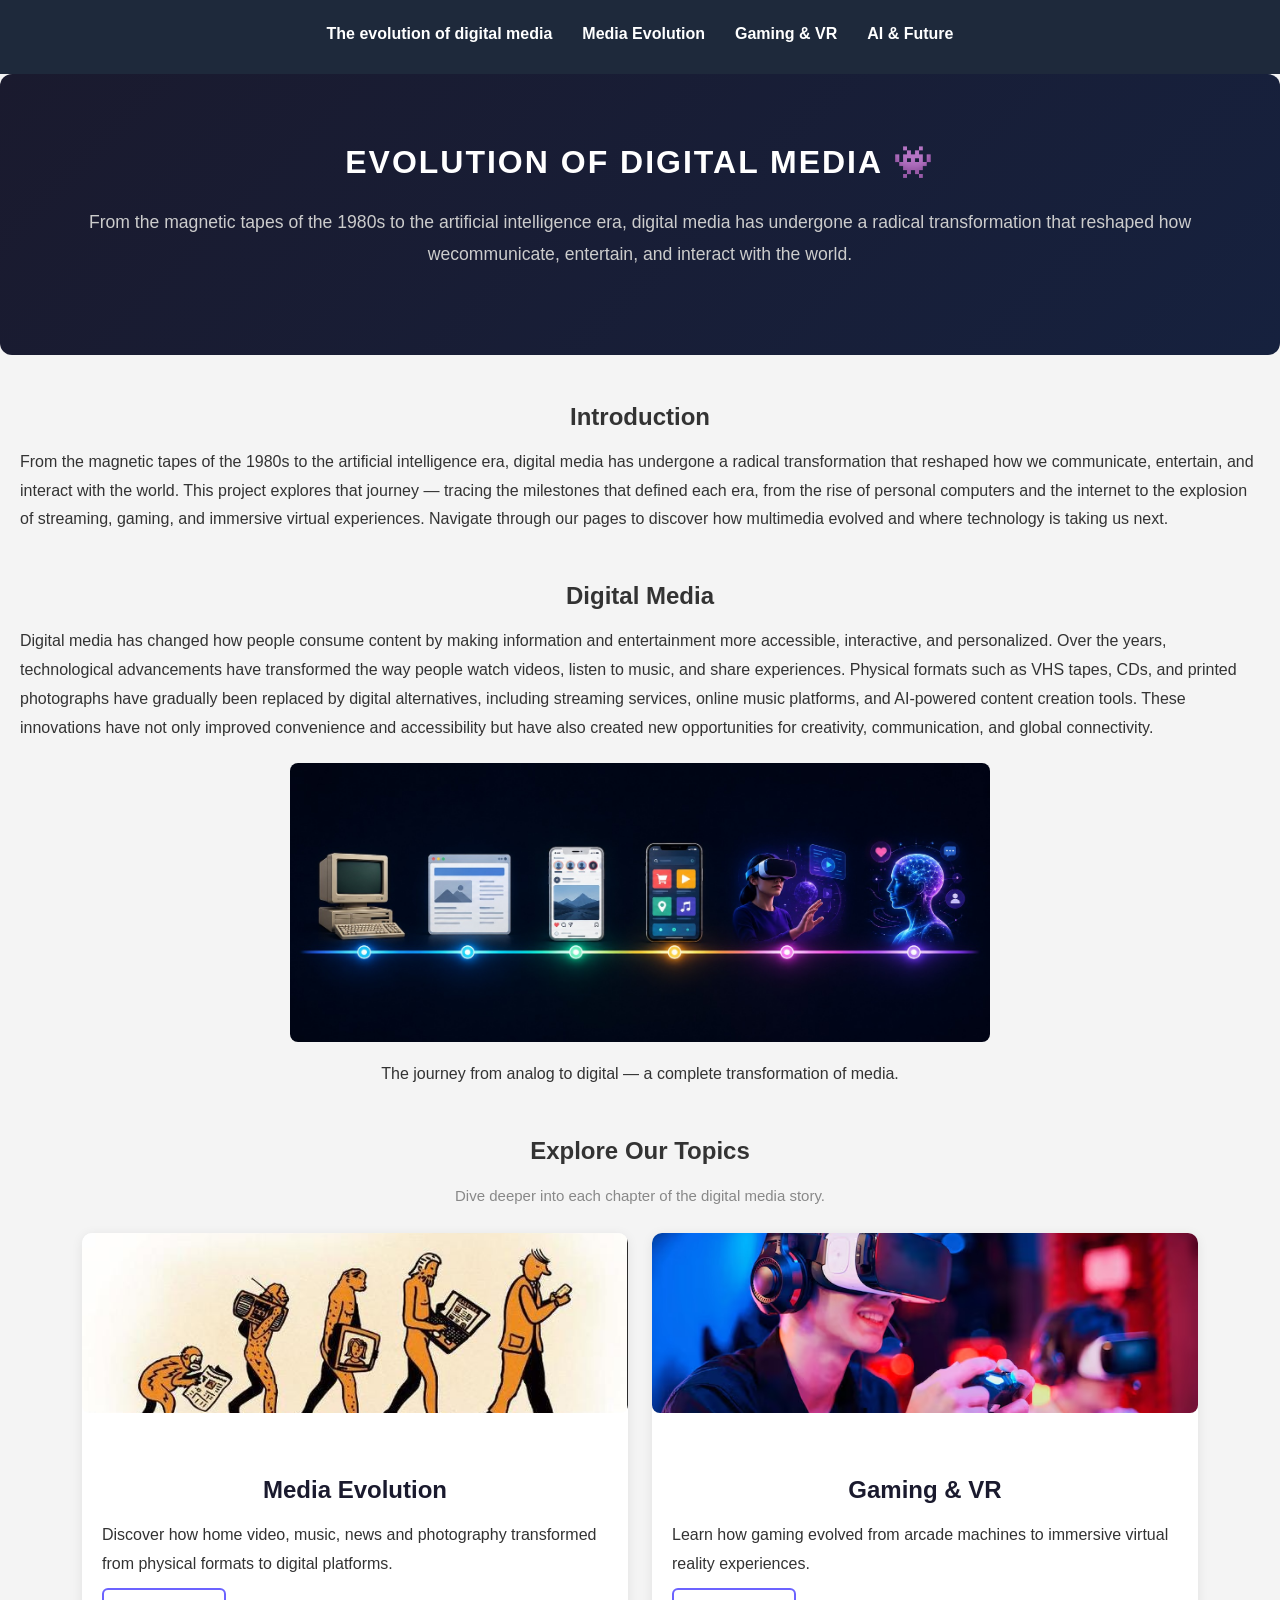
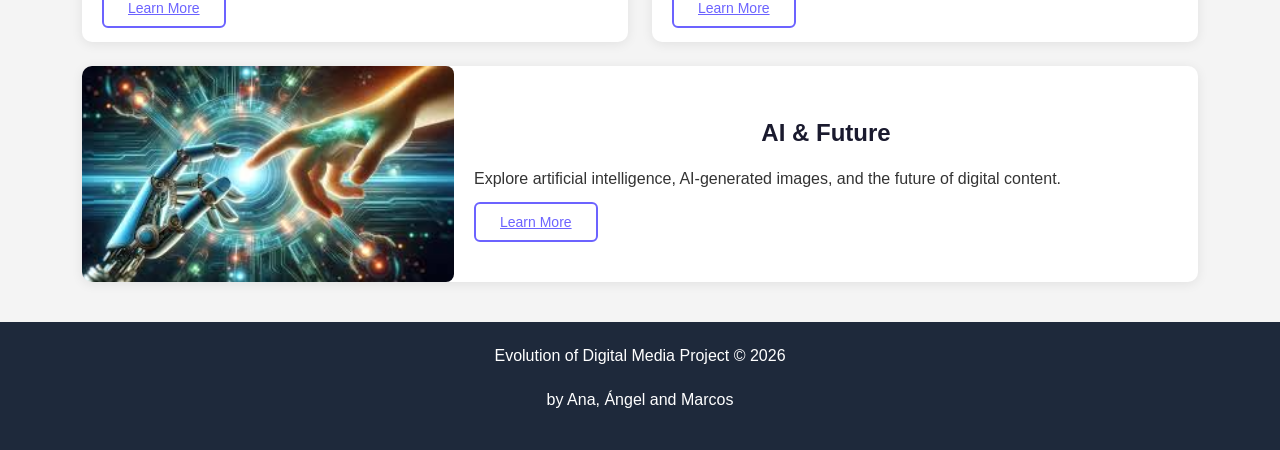
<file: src/index.html>
<!-- Page configuration -->
<!DOCTYPE html>
<html lang="en">
    <head>
        <meta charset="UTF-8">
        <meta name="viewport" content="width=device-width, initial-scale=1.0">
        <title>Evolution of Digital Media</title>
        <link rel="stylesheet" href="css/style.css">
    </head>
    <body>

    <!-- menu -->
        <header>
            <nav>
                <ul>
                    <li><a href="index.html">The evolution of digital media</a></li>
                    <li><a href="media.html">Media Evolution</a></li>
                    <li><a href="gaming.html">Gaming & VR</a></li>
                    <li><a href="future.html">AI & Future</a></li>
                </ul>
            </nav>
        </header>

        <main class="fade-in">

        <!--  Content SECTION  -->
            <section class="hero-section">
                <div class="hero-content">
                    <h1 id="main-title-index">Evolution of Digital Media</h1>
                    <p class="section-subtitle centered">
                        From the magnetic tapes of the 1980s to the artificial intelligence era, digital media has undergone a radical transformation that reshaped how wecommunicate, entertain, and interact with the world.
                    </p>
                </div>
            </section>

            <!--INTRODUCTION-->
            <section class="ai-section">
                <h2>Introduction</h2>
                    <p>
                        From the magnetic tapes of the 1980s to the artificial intelligence era, digital media has undergone a radical transformation that reshaped how we communicate, entertain, and interact with the world. This project explores that journey — tracing the milestones that defined each era, from the rise of personal computers and the internet to the explosion of streaming, gaming, and immersive virtual experiences. Navigate through our pages to discover how multimedia evolved and where technology is taking us next.
                    </p>
            </section>

            <!-- Digital media -->
            <section class="ai-section">
                <h2>Digital Media</h2>
                    <p>
                        Digital media has changed how people consume content by making information and entertainment more accessible, interactive, and personalized. Over the years, technological advancements have transformed the way people watch videos, listen to music, and share experiences. Physical formats such as VHS tapes, CDs, and printed photographs have gradually been replaced by digital alternatives, including streaming services, online music platforms, and AI-powered content creation tools. These innovations have not only improved convenience and accessibility but have also created new opportunities for creativity, communication, and global connectivity.
                    </p>


                <figure>
                    <img src="images/media-timeline.jpeg" alt="Digital Media Evolution" width="700">
                    <figcaption>The journey from analog to digital — a complete transformation of media.</figcaption>
                </figure>
            </section>


            <!-- menu com cards -->
            <section class="ai-section">
                <h2>Explore Our Topics</h2>
                <p class="section-subtitle centered">Dive deeper into each chapter of the digital media story.</p>

                <div class="cards-grid">

                    <div class="card">
                        <div class="card-image">
                            <img src="images/media-evolution.png" alt="Media Evolution">
                        </div>
                        <div class="card-body">
                            <h2>Media Evolution</h2>
                            <p>
                                Discover how home video, music, news and photography
                                transformed from physical formats to digital platforms.
                            </p>
                            <a href="media.html" class="btn-secondary">Learn More</a>
                        </div>
                    </div>

                    <div class="card">
                        <div class="card-image">
                            <img src="images/videogames-vr.png" alt="Gaming and VR">
                        </div>
                        <div class="card-body">
                            <h2>Gaming & VR</h2>
                            <p>
                                Learn how gaming evolved from arcade machines to immersive virtual reality experiences.
                            </p>
                            <a href="gaming.html" class="btn-secondary">Learn More</a>
                        </div>
                    </div>

                    <div class="card card-wide">
                        <div class="card-image">
                            <img src="images/future-ai.png" alt="AI and Future">
                        </div>
                        <div class="card-body">
                            <h2>AI & Future</h2>
                            <p>
                                Explore artificial intelligence, AI-generated images, and the future of digital content.
                            </p>
                            <a href="future.html" class="btn-secondary">Learn More</a>
                        </div>
                    </div>

                </div>
            </section>


        </main>

            <footer>
                <p>Evolution of Digital Media Project © 2026</p>
                <p>by Ana, Ángel and Marcos</p>
            </footer>

    </body>
</html>
</file>
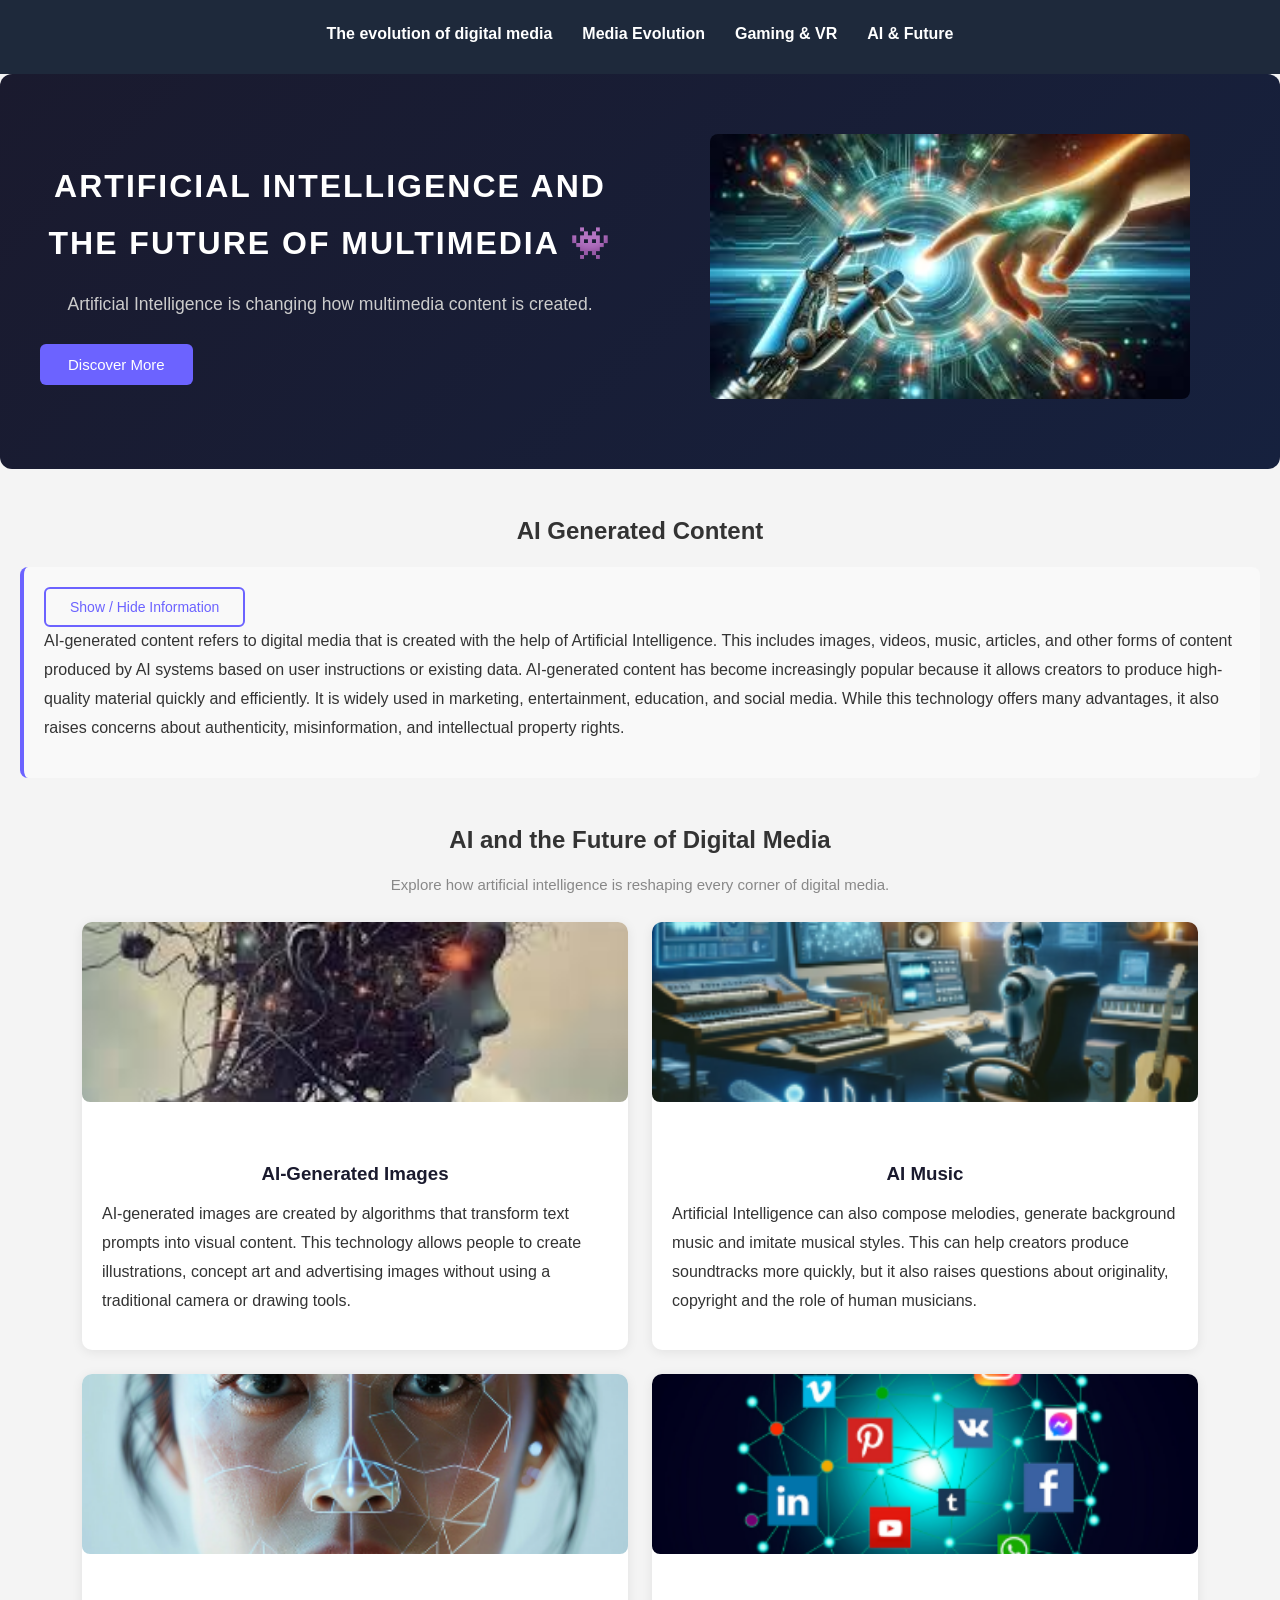
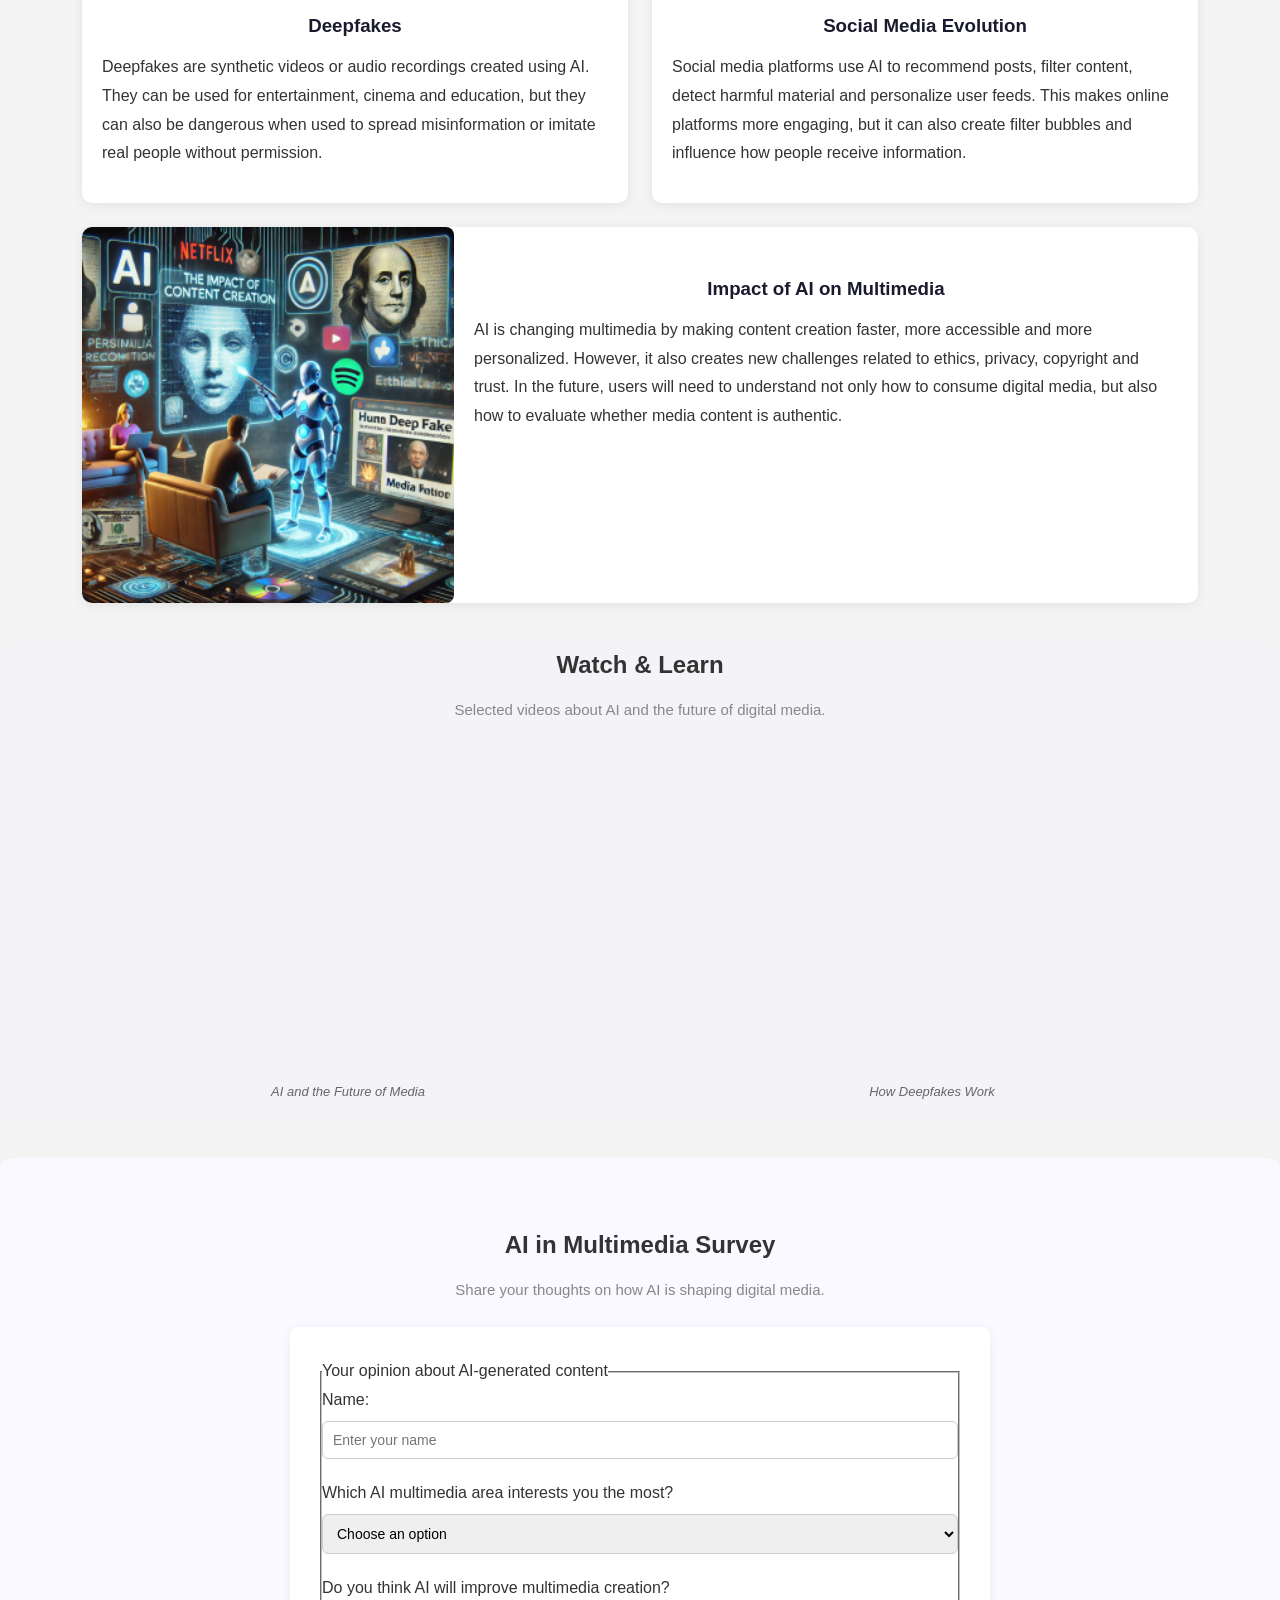
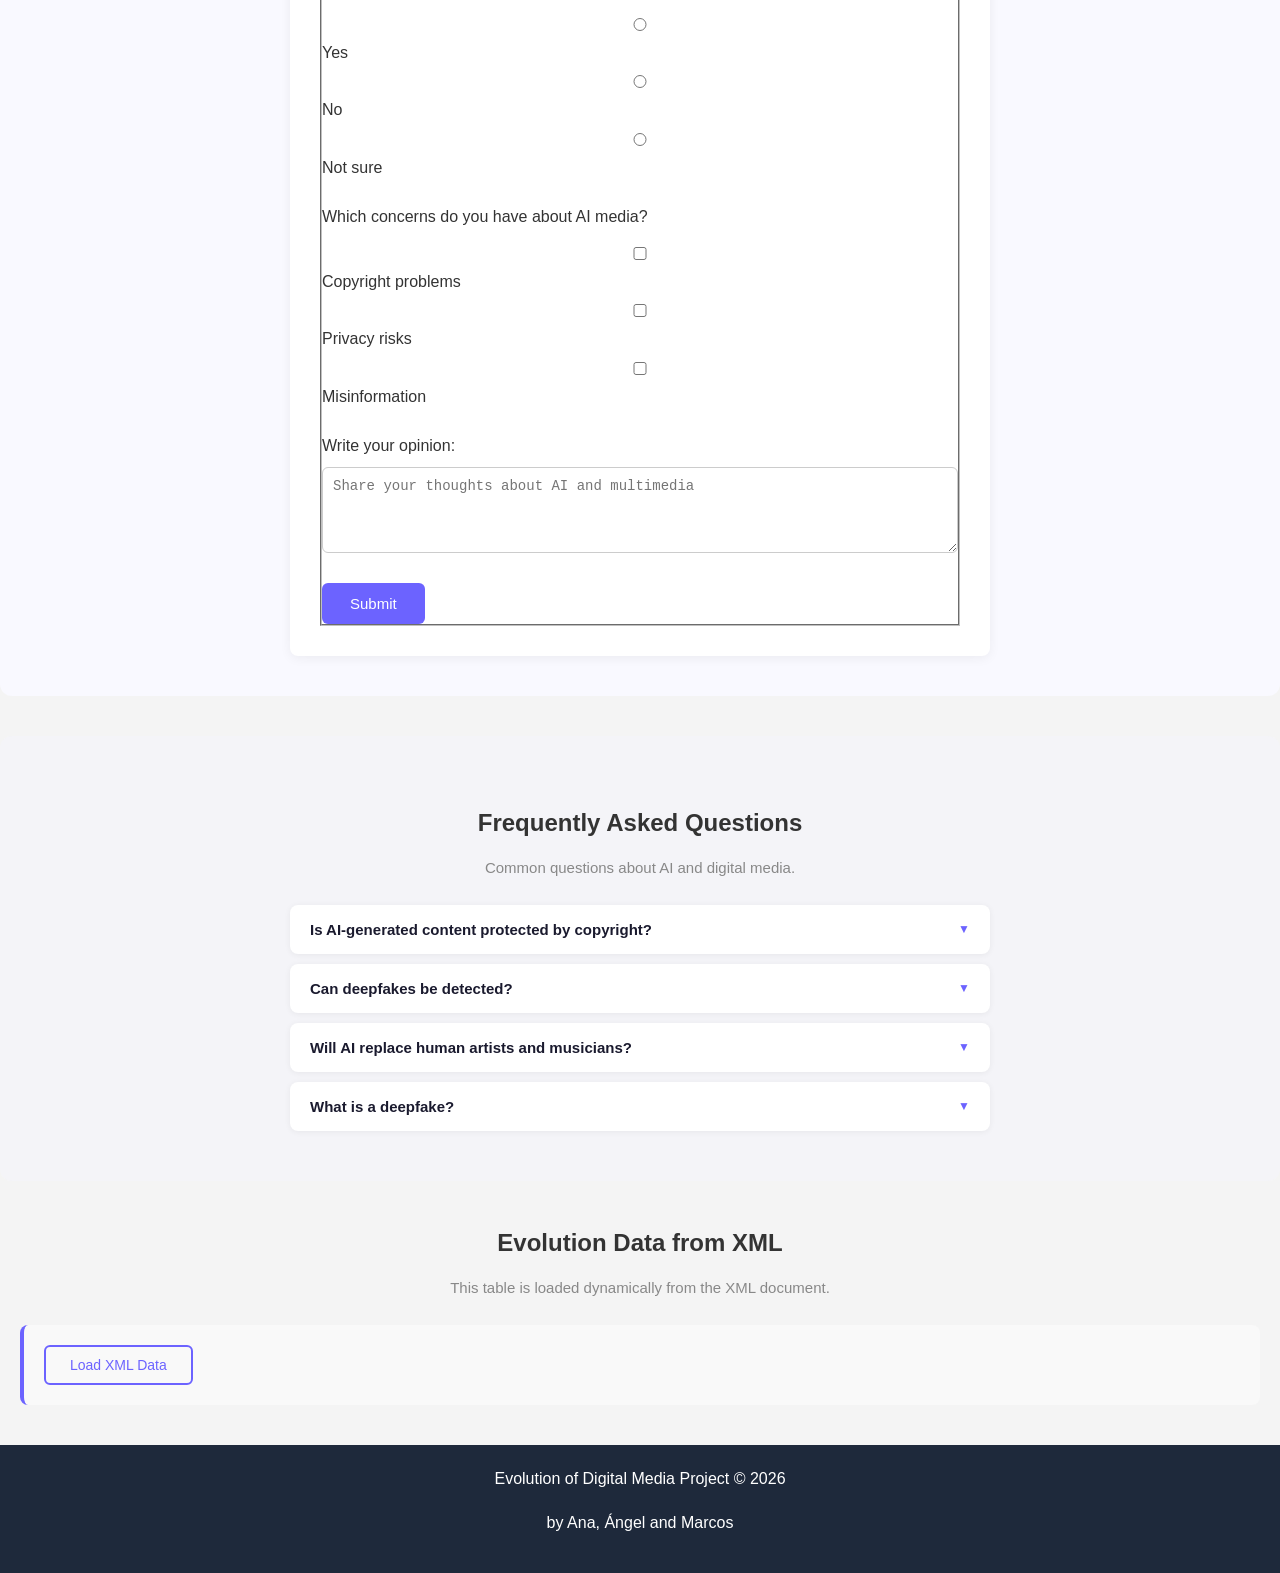
<file: src/future.html>
<!-- Page configuration -->
<!DOCTYPE html>
<html lang="en">
    <head>
        <meta charset="UTF-8">
        <meta name="viewport" content="width=device-width, initial-scale=1.0">
        <title>AI & Future of Multimedia</title>
        <link rel="stylesheet" href="css/style.css">
    </head>
    <body>

<!-- menu -->
        <header>
            <nav>
                <ul>
                    <li><a href="index.html">The evolution of digital media</a></li>
                    <li><a href="media.html">Media Evolution</a></li>
                    <li><a href="gaming.html">Gaming & VR</a></li>
                    <li><a href="future.html">AI & Future</a></li>
                </ul>
            </nav>
        </header>

        <main class="fade-in">

 <!--Header section + "Discover More" button-->
            <section class="hero-section">
                <div class="hero-content">
                    <h1 id="main-title-future">Artificial Intelligence and the Future of Multimedia</h1>
                    <p id="futureText" class="section-subtitle centered">
                        Artificial Intelligence is changing how multimedia content is created.
                    </p>
                    <button type="button" class="btn-primary" onclick="changeText()">Discover More</button>
                </div>


                <div class="hero-image">
                    <img src="images/future-ai.png" alt="Artificial Intelligence and Multimedia">
                </div>
            </section>

<!-- AI GENERATED CONTENT + "Show / Hide Information" botton-->
            <section class="ai-section">
                <h2>AI Generated Content</h2>

                <div class="content-block interactive-area">
                    <button type="button" class="btn-secondary" onclick="toggleContent()">Show / Hide Information</button>
                    <div id="aiContent">
                        <p>
                            AI-generated content refers to digital media that is created with the help of Artificial Intelligence. This includes images, videos, music, articles, and other forms of content produced by AI systems based on user instructions or existing data. AI-generated content has become increasingly popular because it allows creators to produce high-quality material quickly and efficiently. It is widely used in marketing, entertainment, education, and social media. While this technology offers many advantages, it also raises concerns about authenticity, misinformation, and intellectual property rights.
                        </p>
                    </div>
                </div>
            </section>

<!-- AI TOPICS GRID  -->
            <section class="ai-section">
                <h2>AI and the Future of Digital Media</h2>
                <p class="section-subtitle centered">Explore how artificial intelligence is reshaping every corner of digital media.</p>

                <div class="cards-grid">

                    <div class="card">
                        <div class="card-image">
                            <img src="images/ai-images.png" alt="AI Generated Images">
                        </div>
                        <div class="card-body">
                            <article>
                                <h3>AI-Generated Images</h3>
                                <p>
                                    AI-generated images are created by algorithms that transform text
                                    prompts into visual content. This technology allows people to create
                                    illustrations, concept art and advertising images without using a
                                    traditional camera or drawing tools.
                                </p>
                            </article>
                        </div>
                    </div>

                    <div class="card">
                        <div class="card-image">
                            <img src="images/ai-music.png" alt="AI Music Generation">
                        </div>
                        <div class="card-body">
                            <article>
                                <h3>AI Music</h3>
                                <p>
                                    Artificial Intelligence can also compose melodies, generate
                                    background music and imitate musical styles. This can help creators
                                    produce soundtracks more quickly, but it also raises questions about
                                    originality, copyright and the role of human musicians.
                                </p>
                            </article>
                        </div>
                    </div>

                    <div class="card">
                        <div class="card-image">
                            <img src="images/deepfakes.png" alt="Deepfakes">
                        </div>
                        <div class="card-body">
                            <article>
                                <h3>Deepfakes</h3>
                                <p>
                                    Deepfakes are synthetic videos or audio recordings created using AI.
                                    They can be used for entertainment, cinema and education, but they
                                    can also be dangerous when used to spread misinformation or imitate
                                    real people without permission.
                                </p>
                            </article>
                        </div>
                    </div>

                    <div class="card">
                        <div class="card-image">
                            <img src="images/social-media-evolution.png" alt="Social Media Evolution">
                        </div>
                        <div class="card-body">
                            <article>
                                <h3>Social Media Evolution</h3>
                                <p>
                                    Social media platforms use AI to recommend posts, filter content,
                                    detect harmful material and personalize user feeds. This makes online
                                    platforms more engaging, but it can also create filter bubbles and
                                    influence how people receive information.
                                </p>
                            </article>
                        </div>
                    </div>

                    <div class="card card-wide">
                        <div class="card-image">
                            <img src="images/ai-impact.png" alt="Impact of AI on Multimedia">
                        </div>
                        <div class="card-body">
                            <article>
                                <h3>Impact of AI on Multimedia</h3>
                                <p>
                                    AI is changing multimedia by making content creation faster, more
                                    accessible and more personalized. However, it also creates new
                                    challenges related to ethics, privacy, copyright and trust. In the
                                    future, users will need to understand not only how to consume digital
                                    media, but also how to evaluate whether media content is authentic.
                                </p>
                            </article>
                        </div>
                    </div>

                </div>
            </section>

<!--  VIDEO SECTION  -->
            <section class="ai-section video-section">
                <h2>Watch & Learn</h2>
                <p class="section-subtitle centered">Selected videos about AI and the future of digital media.</p>

                <div class="video-grid">

                    <div class="video-block">
                        <iframe
                            src="https://www.youtube.com/embed/edneiSP9SgA"
                            title="AI and the Future of Media"
                            allowfullscreen>
                        </iframe>
                        <p class="video-caption">AI and the Future of Media</p>
                    </div>

                    <div class="video-block">
                        <iframe
                            src="https://www.youtube.com/embed/cZFqcvhHkcI"
                            title="How Deepfakes Work"
                            allowfullscreen>
                        </iframe>
                        <p class="video-caption">How Deepfakes Work</p>
                    </div>

                </div>
            </section>

<!-- Form section -->
            <section class="ai-section form-section">
                <h2>AI in Multimedia Survey</h2>
                <p class="section-subtitle centered">Share your thoughts on how AI is shaping digital media.</p>

                <div class="form-container">
                    <form action="#" method="get" onsubmit="return validateForm()">
                        <fieldset>
                            <legend>Your opinion about AI-generated content</legend>

                            <div class="form-group">
                                <label for="user-name">Name:</label>
                                <input type="text" id="user-name" name="user-name" placeholder="Enter your name">
                            </div>

                            <div class="form-group">
                                <label for="ai-area">Which AI multimedia area interests you the most?</label>
                                <select id="ai-area" name="ai-area">
                                    <option value="">Choose an option</option>
                                    <option value="images">AI-generated images</option>
                                    <option value="music">AI music</option>
                                    <option value="deepfakes">Deepfakes</option>
                                    <option value="social-media">Social media algorithms</option>
                                </select>
                            </div>

                            <div class="form-group">
                                <p>Do you think AI will improve multimedia creation?</p>
                                <div class="radio-group">
                                    <input type="radio" id="ai-yes" name="ai-impact" value="yes">
                                    <label for="ai-yes">Yes</label>

                                    <input type="radio" id="ai-no" name="ai-impact" value="no">
                                    <label for="ai-no">No</label>

                                    <input type="radio" id="ai-unsure" name="ai-impact" value="unsure">
                                    <label for="ai-unsure">Not sure</label>
                                </div>
                            </div>

                            <div class="form-group">
                                <p>Which concerns do you have about AI media?</p>
                                <div class="checkbox-group">
                                    <input type="checkbox" id="copyright" name="concerns" value="copyright">
                                    <label for="copyright">Copyright problems</label>

                                    <input type="checkbox" id="privacy" name="concerns" value="privacy">
                                    <label for="privacy">Privacy risks</label>

                                    <input type="checkbox" id="misinformation" name="concerns" value="misinformation">
                                    <label for="misinformation">Misinformation</label>
                                </div>
                            </div>

                            <div class="form-group">
                                <label for="ai-comment">Write your opinion:</label>
                                <textarea id="ai-comment" name="ai-comment" rows="4" placeholder="Share your thoughts about AI and multimedia"></textarea>
                            </div>

                            <button type="submit" class="btn-primary">Submit</button>
                        </fieldset>
                    </form>
                </div>
            </section>

 <!--  FAQ SECTION + "Show / Hide Information" button -->
            <section class="ai-section faq-section">
                <h2>Frequently Asked Questions</h2>
                <p class="section-subtitle centered">Common questions about AI and digital media.</p>

                <div class="faq-container">

                    <div class="faq-item">
                        <button type="button" class="faq-btn" onclick="toggleFaq('faq1')">
                            Is AI-generated content protected by copyright?
                            <span class="faq-icon">▼</span>
                        </button>
                        <div id="faq1" class="faq-answer" style="display:none;">
                            <p>
                                In most countries, copyright requires human authorship. AI-generated
                                content without meaningful human creative input is generally not eligible
                                for copyright protection. This area of law is still evolving.
                            </p>
                        </div>
                    </div>

                    <div class="faq-item">
                        <button type="button" class="faq-btn" onclick="toggleFaq('faq2')">
                            Can deepfakes be detected?
                            <span class="faq-icon">▼</span>
                        </button>
                        <div id="faq2" class="faq-answer" style="display:none;">
                            <p>
                                Yes — detection tools exist and are used by platforms and governments.
                                However, detection is an ongoing challenge as generation technology
                                continues to improve rapidly.
                            </p>
                        </div>
                    </div>

                    <div class="faq-item">
                        <button type="button" class="faq-btn" onclick="toggleFaq('faq3')">
                            Will AI replace human artists and musicians?
                            <span class="faq-icon">▼</span>
                        </button>
                        <div id="faq3" class="faq-answer" style="display:none;">
                            <p>
                                AI will likely automate certain roles, but human creativity and
                                emotional depth remain difficult to replicate. The most probable
                                outcome is a hybrid model where AI assists human creators.
                            </p>
                        </div>
                    </div>

                    <div class="faq-item">
                        <button type="button" class="faq-btn" onclick="toggleFaq('faq4')">
                            What is a deepfake?
                            <span class="faq-icon">▼</span>
                        </button>
                        <div id="faq4" class="faq-answer" style="display:none;">
                            <p>
                                A deepfake is a synthetic media — video, audio, or image — in which
                                a person's likeness is replaced or manipulated using AI. The term
                                combines "deep learning" and "fake".
                            </p>
                        </div>
                    </div>

                </div>
            </section>

<!--  XML DATA SECTION + download data botton-->
            <section class="ai-section slide-up">
                <h2>Evolution Data from XML</h2>
                <p class="section-subtitle centered">This table is loaded dynamically from the XML document.</p>

                <div class="content-block interactive-area">
                    <button type="button" class="btn-secondary" onclick="loadXMLData()">Load XML Data</button>
                    <div id="xmlData"></div>
                </div>
            </section>

        </main>

        <footer>
            <p>Evolution of Digital Media Project © 2026</p>
            <p>by Ana, Ángel and Marcos</p>
        </footer>

<!-- script java connection -->
        <script src="js/script.js"></script>
    </body>
</html>
</file>
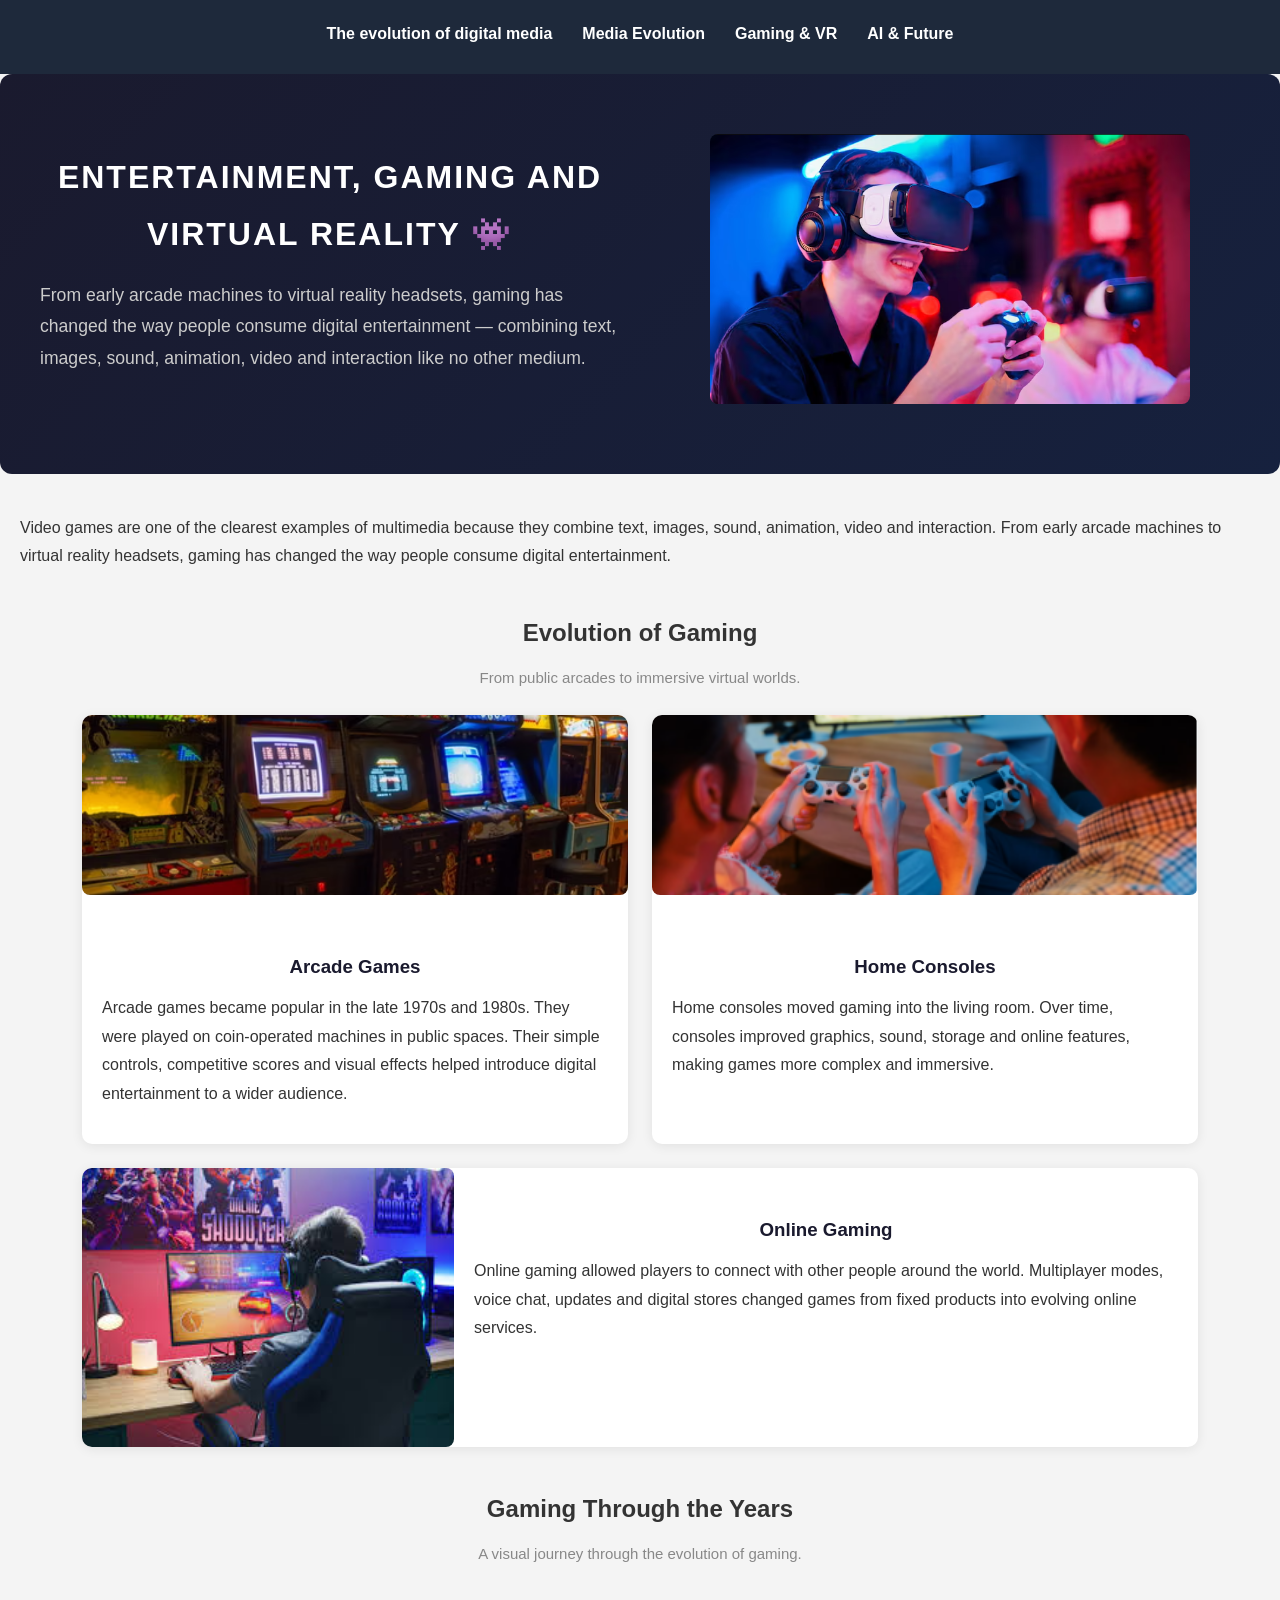
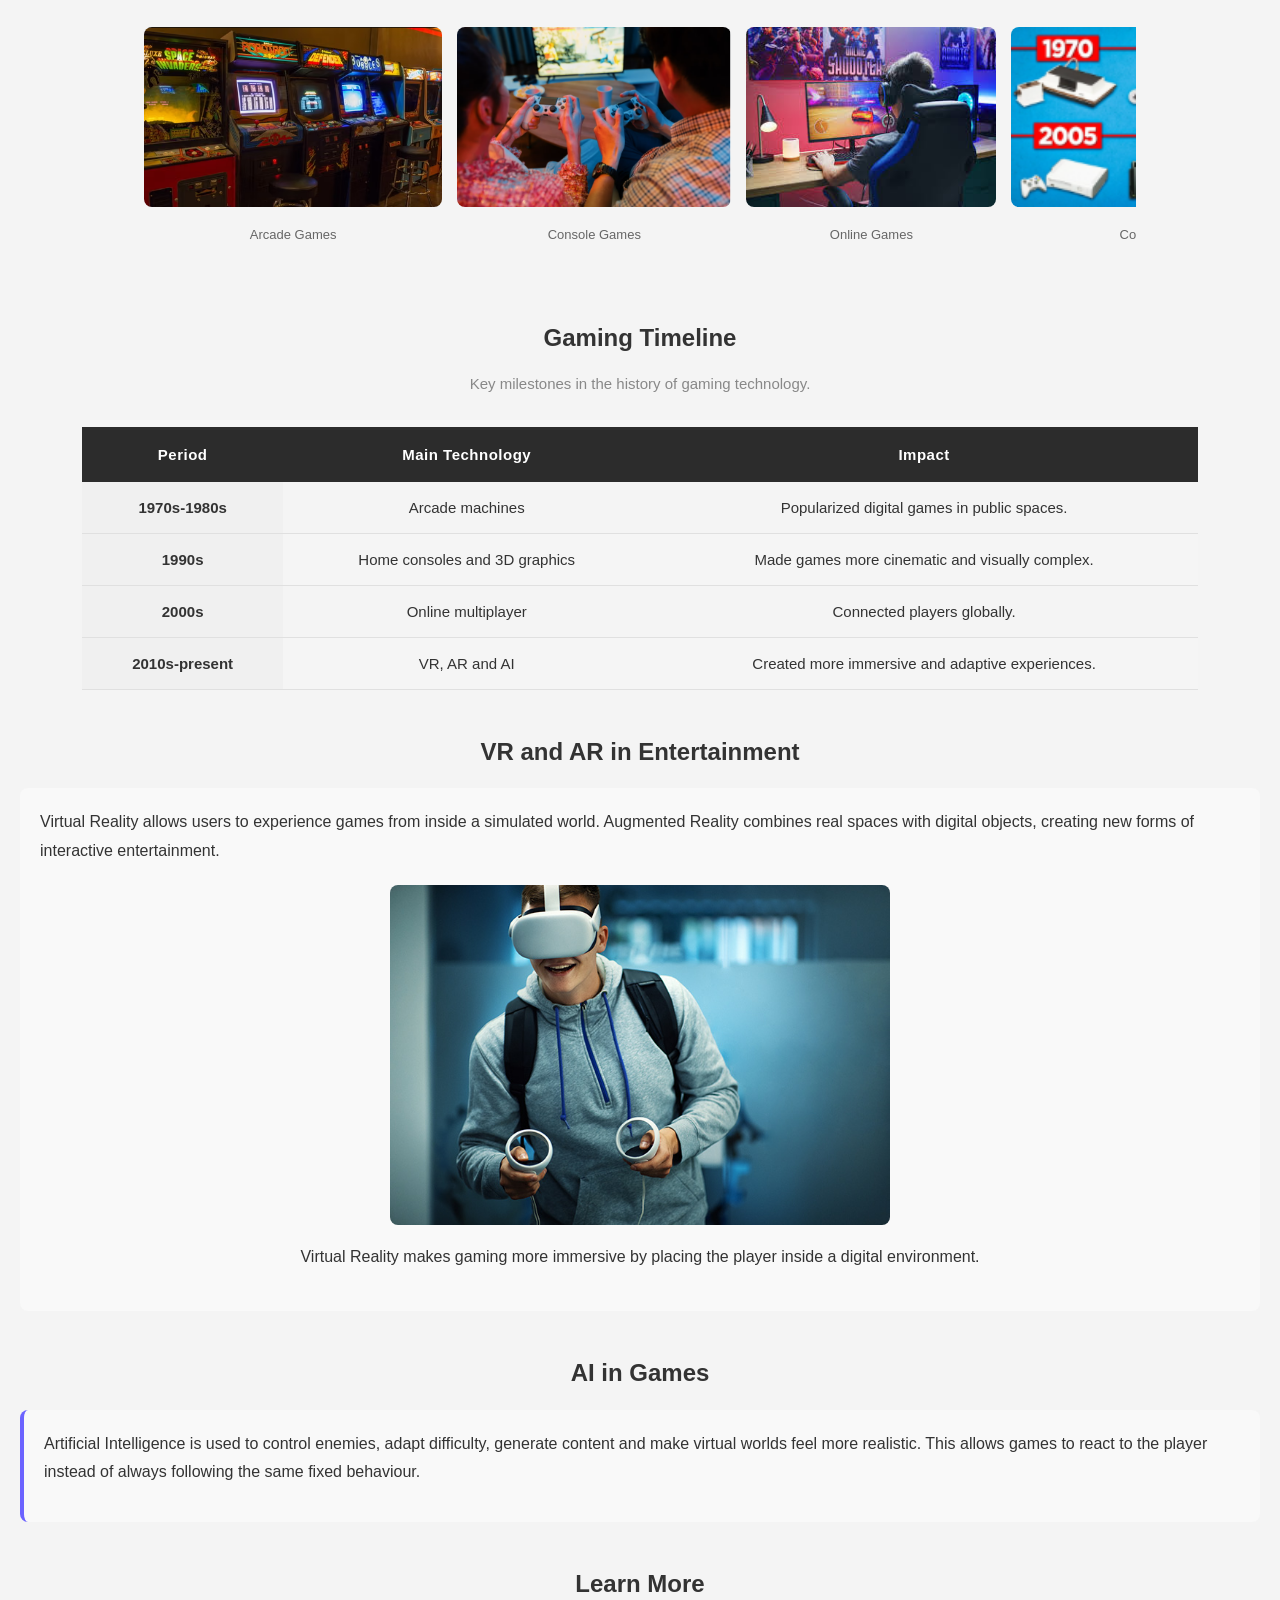
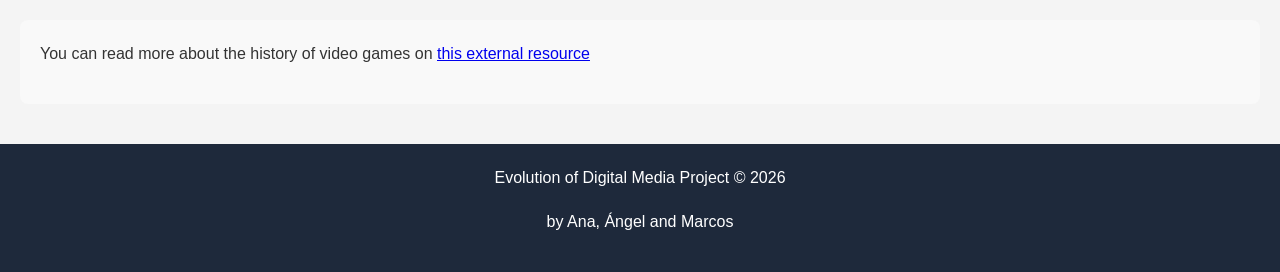
<file: src/gaming.html>
<!-- Page configuration -->
<!DOCTYPE html>
<html lang="en">
    <head>
        <meta charset="UTF-8">
        <meta name="viewport" content="width=device-width, initial-scale=1.0">
        <title>Entertainment, Gaming and Virtual Reality</title>
        <link rel="stylesheet" href="css/style.css">
    </head>
    <body>

<!-- menu -->
        <header>
            <nav>
                <ul>
                    <li><a href="index.html">The evolution of digital media</a></li>
                    <li><a href="media.html">Media Evolution</a></li>
                    <li><a href="gaming.html">Gaming & VR</a></li>
                    <li><a href="future.html">AI & Future</a></li>
                </ul>
            </nav>
        </header>

        <main class="fade-in">

 <!--Header section-->
            <section class="hero-section">
                <div class="hero-content">
                    <h1 id="main-title-gaming">Entertainment, Gaming and Virtual Reality</h1>
                    <p>
                        From early arcade machines to virtual reality headsets, gaming has
                        changed the way people consume digital entertainment — combining text,
                        images, sound, animation, video and interaction like no other medium.
                    </p>
                </div>
                <div class="hero-image">
                    <img src="images/videogames-vr.png" alt="Artificial Intelligence and Multimedia">
                </div>
            </section>

 <!-- INTRO -->
            <section class="ai-section">
                <p>
                    Video games are one of the clearest examples of multimedia because
                    they combine text, images, sound, animation, video and interaction.
                    From early arcade machines to virtual reality headsets, gaming has
                    changed the way people consume digital entertainment.
                </p>
            </section>

<!-- -------Evolution of Gaming------- -->
            <section class="ai-section">
                <h2>Evolution of Gaming</h2>
                <p class="section-subtitle centered">From public arcades to immersive virtual worlds.</p>

                <div class="cards-grid">

                    <div class="card">
                        <div class="card-image">
                            <img src="images/arcade-games.png" alt="Arcade Games">
                        </div>
                        <div class="card-body">
                            <article>
                                <h3>Arcade Games</h3>
                                <p>
                                    Arcade games became popular in the late 1970s and 1980s.
                                    They were played on coin-operated machines in public spaces.
                                    Their simple controls, competitive scores and visual effects
                                    helped introduce digital entertainment to a wider audience.
                                </p>
                            </article>
                        </div>
                    </div>

                    <div class="card">
                        <div class="card-image">
                            <img src="images/console-games.png" alt="Console Games">
                        </div>
                        <div class="card-body">
                            <article>
                                <h3>Home Consoles</h3>
                                <p>
                                    Home consoles moved gaming into the living room. Over time,
                                    consoles improved graphics, sound, storage and online features,
                                    making games more complex and immersive.
                                </p>
                            </article>
                        </div>
                    </div>

                    <div class="card card-wide">
                        <div class="card-image">
                            <img src="images/online-games.jpg" alt="Online Games">
                        </div>
                        <div class="card-body">
                            <article>
                                <h3>Online Gaming</h3>
                                <p>
                                    Online gaming allowed players to connect with other people
                                    around the world. Multiplayer modes, voice chat, updates and
                                    digital stores changed games from fixed products into evolving
                                    online services.
                                </p>
                            </article>
                        </div>
                    </div>

                </div>
            </section>

<!-- Photos carousel-->
            <section class="ai-section">
                <h2>Gaming Through the Years</h2>
                <p class="section-subtitle centered">A visual journey through the evolution of gaming.</p>

                <div class="gallery-container">
                    <div class="gallery-track">
                        <figure class="gallery-item">
                            <img src="images/arcade-games.png" alt="Arcade Games">
                            <figcaption>Arcade Games</figcaption>
                        </figure>
                        <figure class="gallery-item">
                            <img src="images/console-games.png" alt="Console Games">
                            <figcaption>Console Games</figcaption>
                        </figure>
                        <figure class="gallery-item">
                            <img src="images/online-games.jpg" alt="Online Games">
                            <figcaption>Online Games</figcaption>
                        </figure>
                        <figure class="gallery-item">
                            <img src="images/consoles-evolution.png" alt="Consoles Evolution">
                            <figcaption>Consoles Evolution</figcaption>
                        </figure>
                    </div>
                </div>
            </section>

<!-- GAMING TIMELINE + Table -->
            <section class="ai-section">
                <h2>Gaming Timeline</h2>
                <p class="section-subtitle centered">Key milestones in the history of gaming technology.</p>

                <table class="clean-table">
                    <thead>
                        <tr>
                            <th>Period</th>
                            <th>Main Technology</th>
                            <th>Impact</th>
                        </tr>
                    </thead>
                    <tbody>
                        <tr>
                            <td>1970s-1980s</td>
                            <td>Arcade machines</td>
                            <td>Popularized digital games in public spaces.</td>
                        </tr>
                        <tr>
                            <td>1990s</td>
                            <td>Home consoles and 3D graphics</td>
                            <td>Made games more cinematic and visually complex.</td>
                        </tr>
                        <tr>
                            <td>2000s</td>
                            <td>Online multiplayer</td>
                            <td>Connected players globally.</td>
                        </tr>
                        <tr>
                            <td>2010s-present</td>
                            <td>VR, AR and AI</td>
                            <td>Created more immersive and adaptive experiences.</td>
                        </tr>
                    </tbody>
                </table>
            </section>


<!-- ---------VR and AR content------>
            <section class="ai-section">
                <h2>VR and AR in Entertainment</h2>

                <div class="content-block">
                    <p>
                        Virtual Reality allows users to experience games from inside a
                        simulated world. Augmented Reality combines real spaces with digital
                        objects, creating new forms of interactive entertainment.
                    </p>

                    <figure>
                        <img src="images/vr-gaming.jpg" alt="Person using a virtual reality headset" width="500">
                        <figcaption>Virtual Reality makes gaming more immersive by placing the player inside a digital environment.</figcaption>
                    </figure>
                </div>
            </section>

<!-- ========== AI IN GAMES content ----->
            <section class="ai-section">
                <h2>AI in Games</h2>

                <div class="content-block interactive-area">
                    <p>
                        Artificial Intelligence is used to control enemies, adapt difficulty,
                        generate content and make virtual worlds feel more realistic.
                        This allows games to react to the player instead of always following
                        the same fixed behaviour.
                    </p>
                </div>
            </section>

<!--  Learn more section + external link -->
            <section class="ai-section">
                <h2>Learn More</h2>

                <div class="content-block">
                    <p>
                        You can read more about the history of video games on
                        <a href="https://en.wikipedia.org/wiki/History_of_video_games" target="_blank">
                            this external resource
                        </a>
                    </p>
                </div>
            </section>

        </main>

        <footer>
            <p>Evolution of Digital Media Project © 2026</p>
            <p>by Ana, Ángel and Marcos</p>
        </footer>

    </body>
</html>
</file>
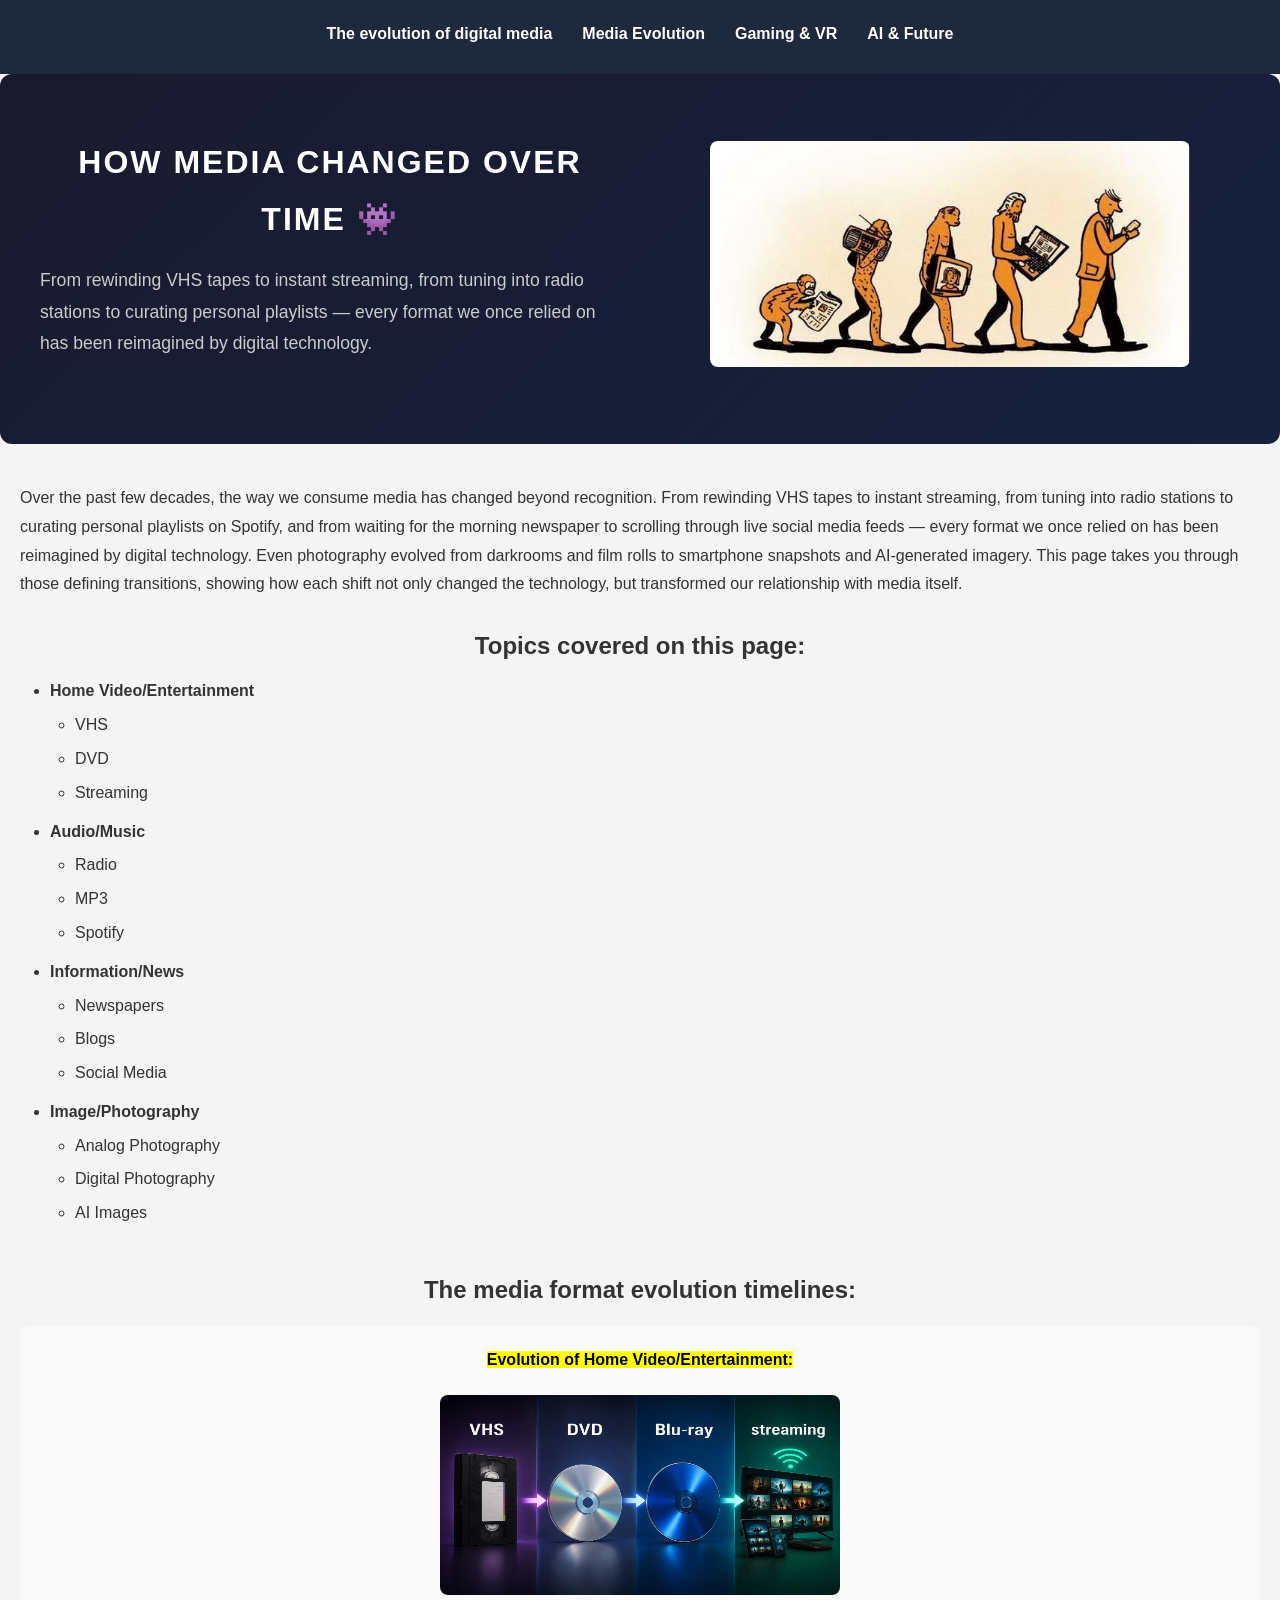
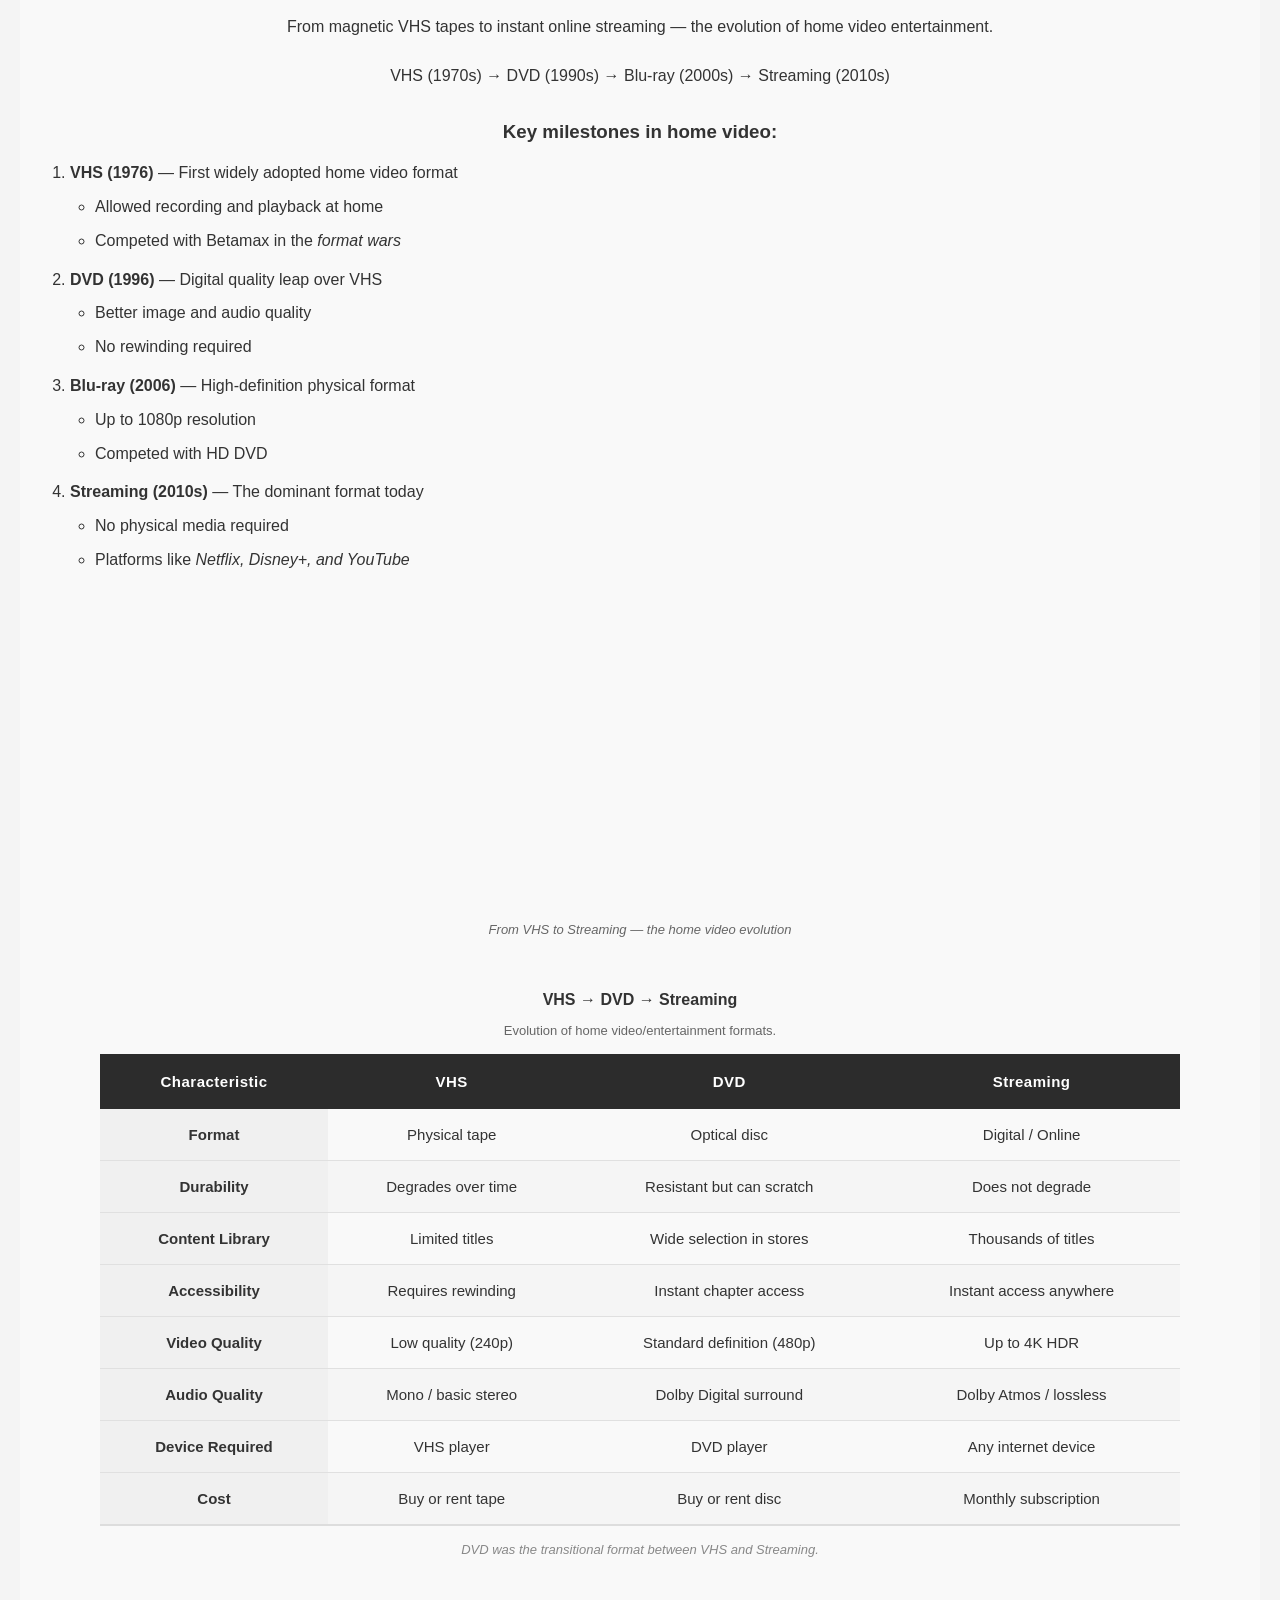
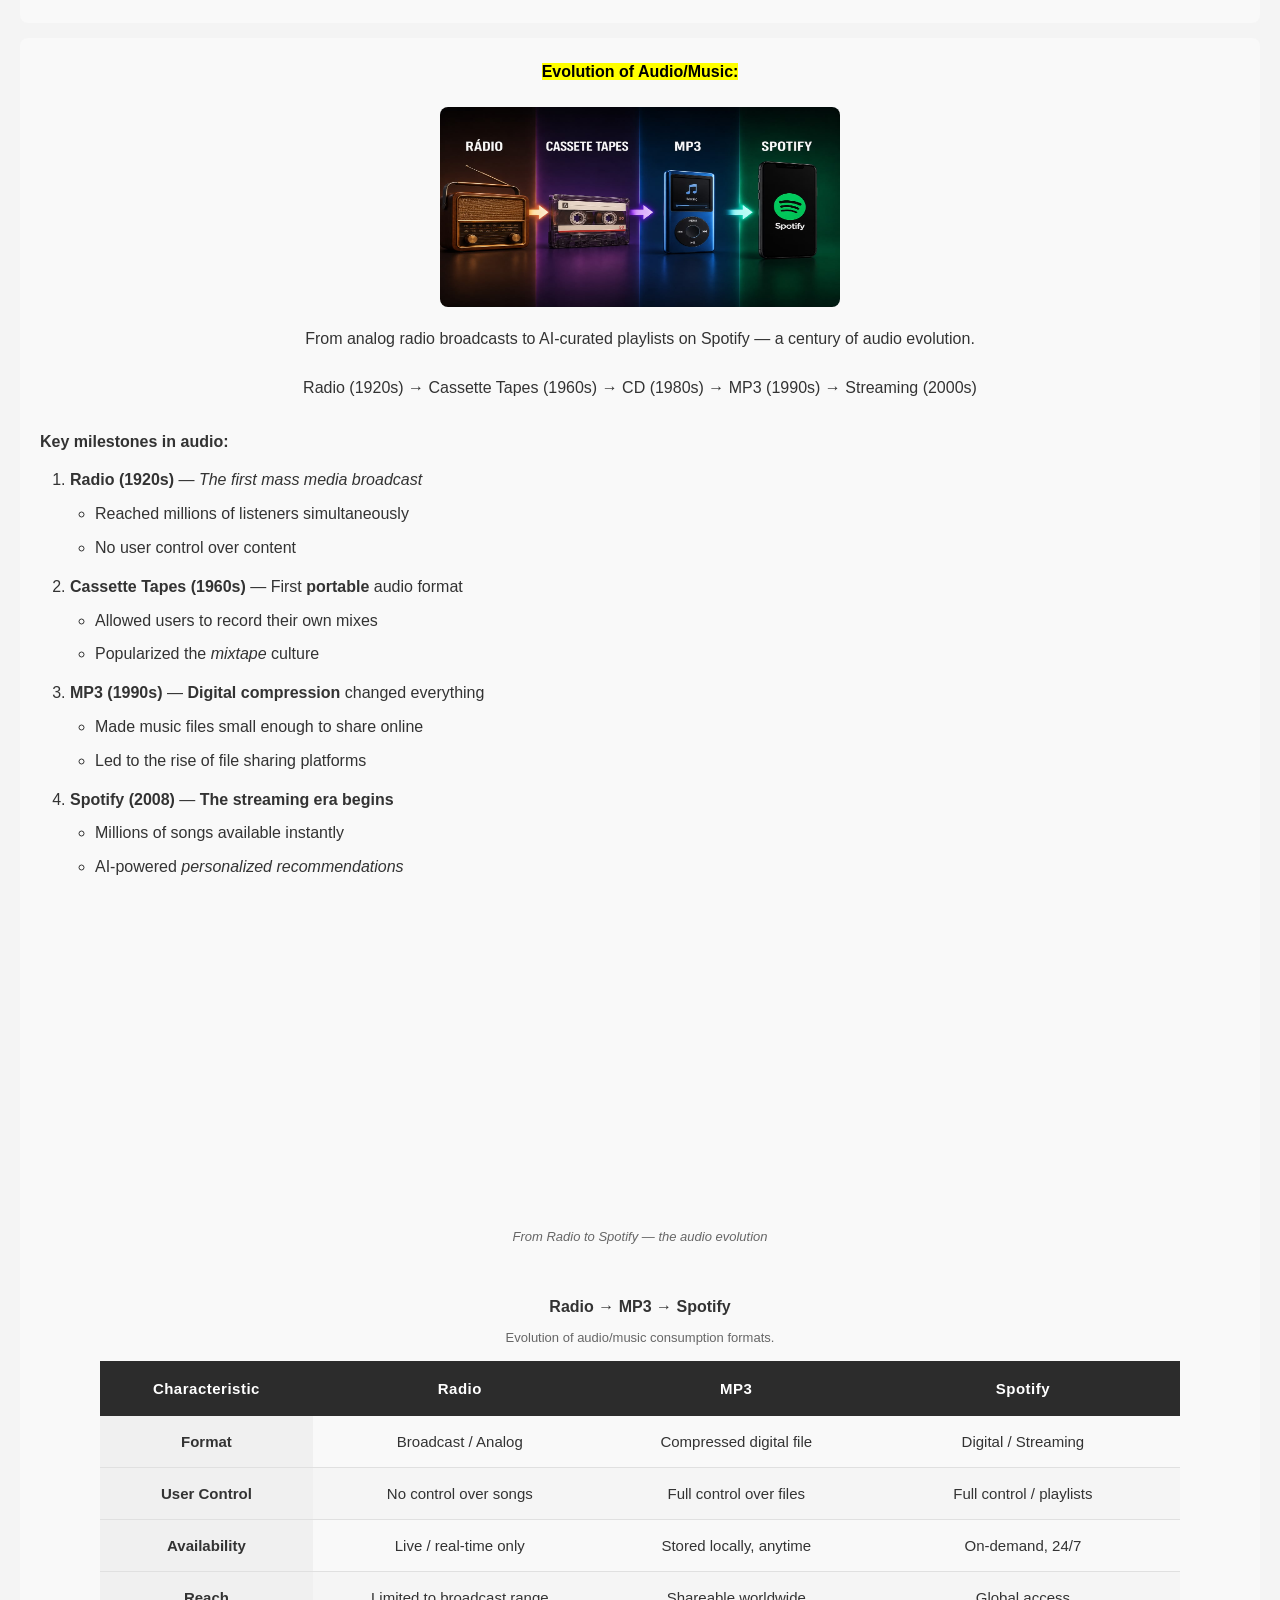
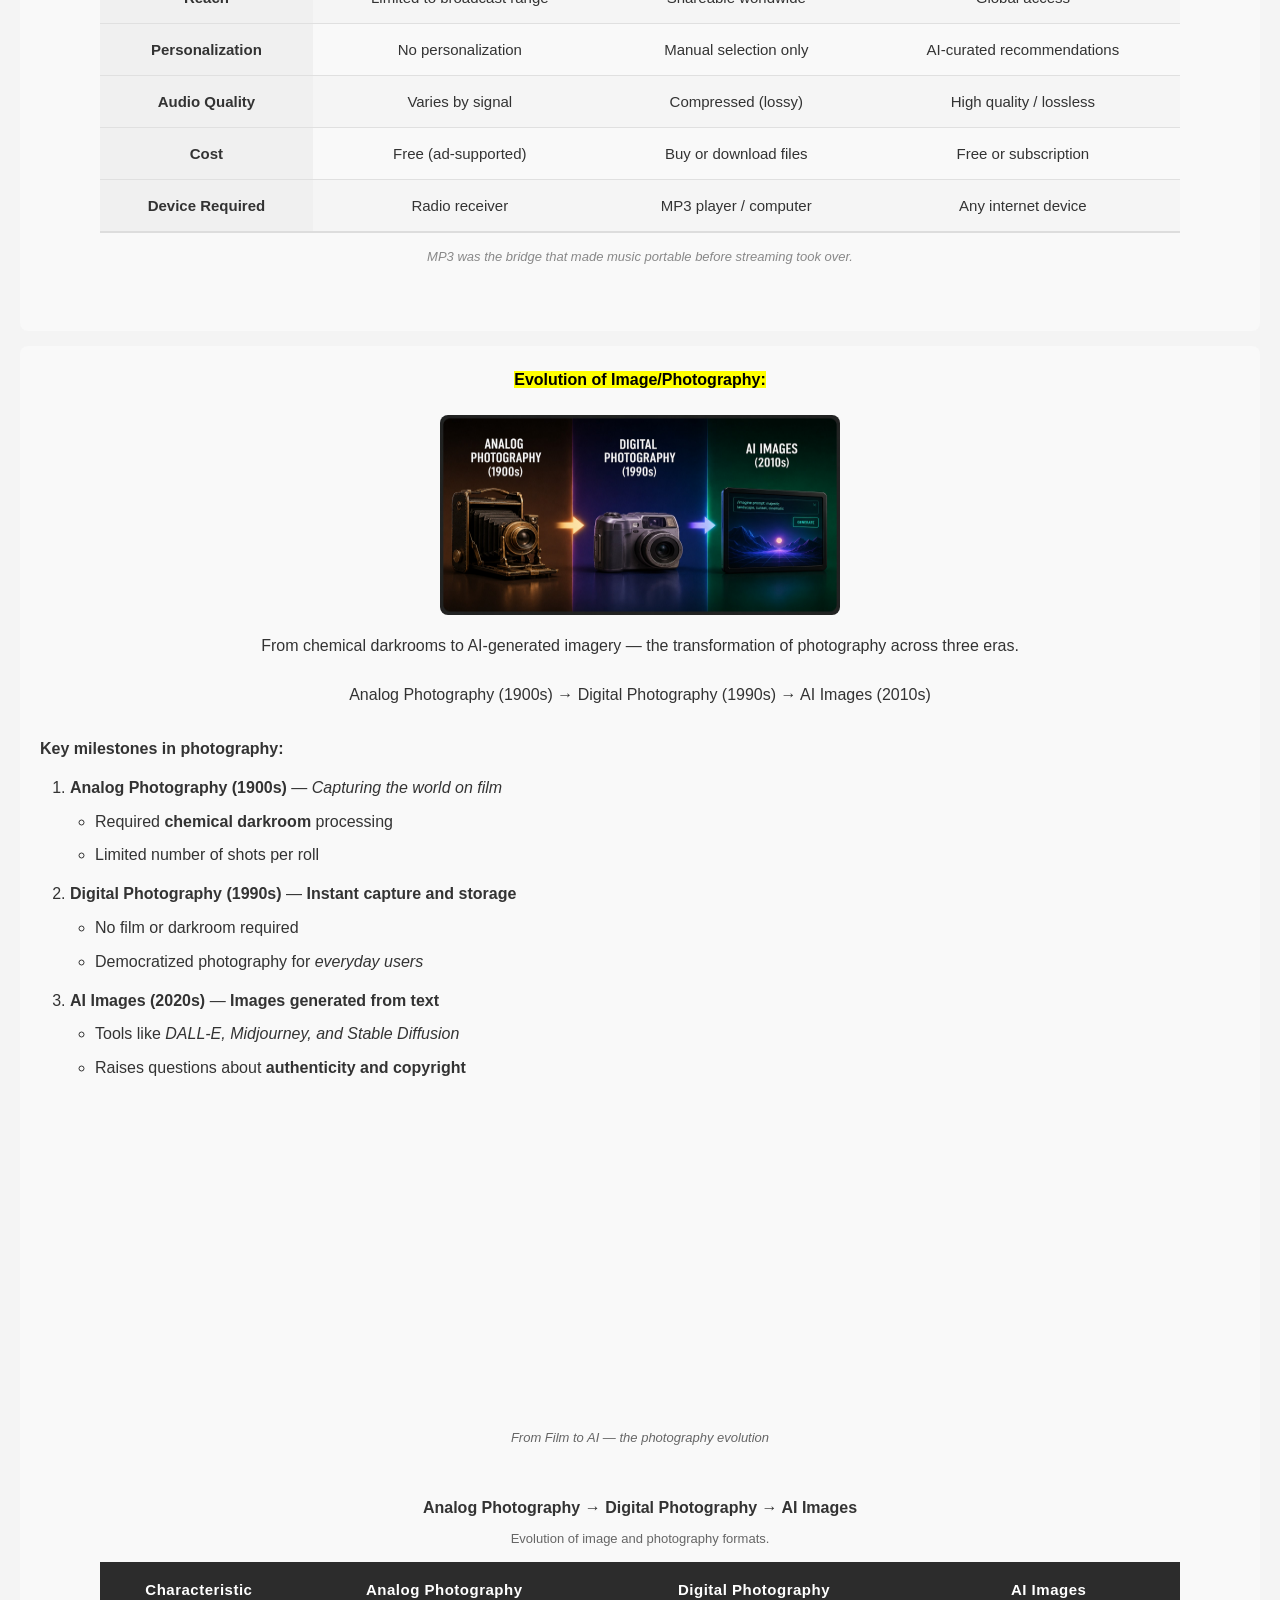
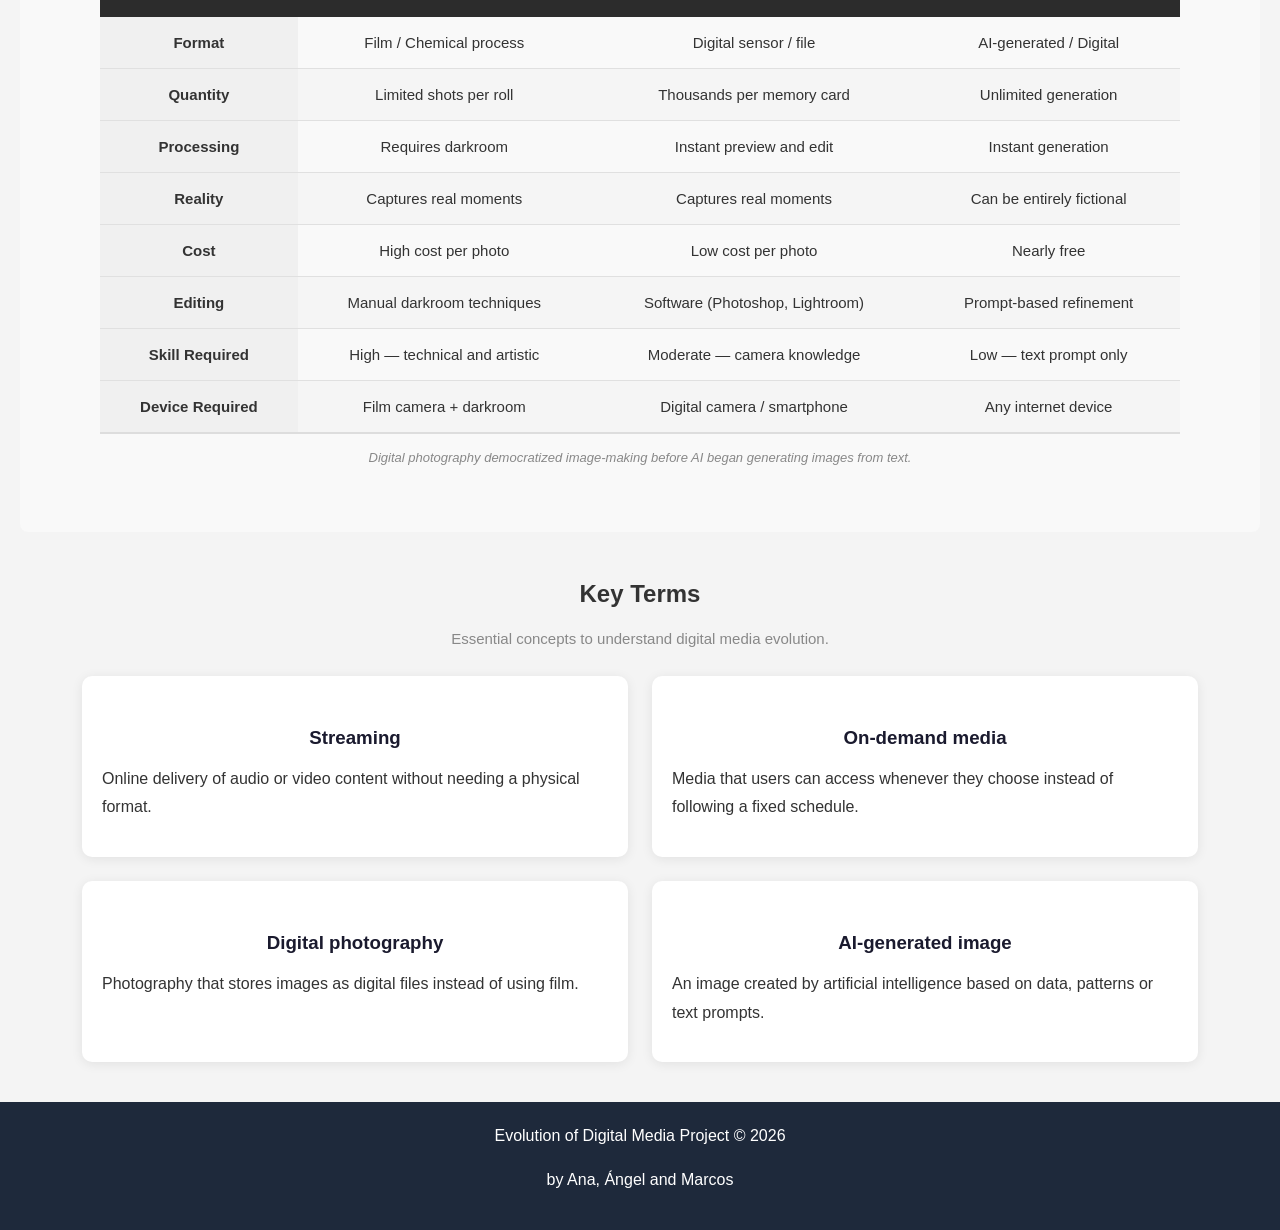
<file: src/media.html>
<!-- Page configuration -->
<!DOCTYPE html>
<html lang="en">
    <head>
        <meta charset="UTF-8">
        <meta name="viewport" content="width=device-width, initial-scale=1.0">
        <title>How Media Changed Over Time</title>
        <link rel="stylesheet" href="css/style.css">
    </head>
    <body>

<!-- menu -->
        <header>
            <nav>
                <ul>
                    <li><a href="index.html">The evolution of digital media</a></li>
                    <li><a href="media.html">Media Evolution</a></li>
                    <li><a href="gaming.html">Gaming & VR</a></li>
                    <li><a href="future.html">AI & Future</a></li>
                </ul>
            </nav>
        </header>

        <main class="fade-in">

<!--Header section-->
            <section class="hero-section">
                <div class="hero-content">
                    <h1 id="main-title-media">How Media Changed Over Time</h1>
                    <p>
                        From rewinding VHS tapes to instant streaming, from tuning into radio
                        stations to curating personal playlists — every format we once relied on
                        has been reimagined by digital technology.
                    </p>
                </div>
                <div class="hero-image">
                    <img src="images/media-evolution.png" alt="Artificial Intelligence and Multimedia">
                </div>
            </section>

<!-- list index -->
            <section class="ai-section">
                <p>
                    Over the past few decades, the way we consume media has changed beyond recognition. From rewinding VHS tapes to instant streaming, from tuning into radio stations to curating personal playlists on Spotify, and from waiting for the morning newspaper to scrolling through live social media feeds — every format we once relied on has been reimagined by digital technology. Even photography evolved from darkrooms and film rolls to smartphone snapshots and AI-generated imagery. This page takes you through those defining transitions, showing how each shift not only changed the technology, but transformed our relationship with media itself.
                </p>

                <h2>Topics covered on this page:</h2>
                <ul>
                    <li><strong>Home Video/Entertainment</strong>
                        <ul>
                            <li>VHS</li>
                            <li>DVD</li>
                            <li>Streaming</li>
                        </ul>
                    </li>
                    <li><strong>Audio/Music</strong>
                        <ul>
                            <li>Radio</li>
                            <li>MP3</li>
                            <li>Spotify</li>
                        </ul>
                    </li>
                    <li><strong>Information/News</strong>
                        <ul>
                            <li>Newspapers</li>
                            <li>Blogs</li>
                            <li>Social Media</li>
                        </ul>
                    </li>
                    <li><strong>Image/Photography</strong>
                        <ul>
                            <li>Analog Photography</li>
                            <li>Digital Photography</li>
                            <li>AI Images</li>
                        </ul>
                    </li>
                </ul>
            </section>

<!--  Timelines content -->
            <section class="ai-section">
                    <h2>The media format evolution timelines:</h2>          
<!-- ── Evolution of Home Video/Entertainment ── -->
                <div class="content-block">
                        <p class="centered"><strong><mark>Evolution of Home Video/Entertainment:</mark></strong></p>

                        <figure>
                            <img src="images/home-video-evolution.jpeg"
                                    alt="VHS tape, DVD disc and a streaming service logo side by side representing the evolution of home video"
                                    width="400" height="200">
                            <figcaption>From magnetic VHS tapes to instant online streaming — the evolution of home video entertainment.</figcaption>
                        </figure>

                        <p class="centered">VHS (1970s) → DVD (1990s) → Blu-ray (2000s) → Streaming (2010s)</p>
                    
<!-- ── List - Evolution of Home Video/Entertainment ── -->
                    <h3>Key milestones in home video:</h3>
                    <ol>
                        <li><strong>VHS (1976)</strong> — First widely adopted home video format
                            <ul>
                                <li>Allowed recording and playback at home</li>
                                <li>Competed with Betamax in the <em>format wars</em></li>
                            </ul>
                        </li>
                        <li><strong>DVD (1996)</strong> — Digital quality leap over VHS
                            <ul>
                                <li>Better image and audio quality</li>
                                <li>No rewinding required</li>
                            </ul>
                        </li>
                        <li><strong>Blu-ray (2006)</strong> — High-definition physical format
                            <ul>
                                <li>Up to 1080p resolution</li>
                                <li>Competed with HD DVD</li>
                            </ul>
                        </li>
                        <li><strong>Streaming (2010s)</strong> — The dominant format today
                            <ul>
                                <li>No physical media required</li>
                                <li>Platforms like <em>Netflix, Disney+, and YouTube</em></li>
                            </ul>
                        </li>
                    </ol>

<!-- ── Video - Evolution of Home Video/Entertainment ── -->
                    <div class="video-grid">
                        <div class="video-block">
                            <iframe src="https://www.youtube.com/embed/Dthz1PvSanw"
                                title="VHS to Streaming Evolution" allowfullscreen>
                            </iframe>
                                <p class="video-caption">From VHS to Streaming — the home video evolution</p>
                        </div>
                    </div>

<!-- ── Table - Evolution of Home Video/Entertainment ── -->
                    <table class="clean-table">
                        <caption>
                            <strong>VHS → DVD → Streaming</strong>
                            <p>Evolution of home video/entertainment formats.</p>
                        </caption>
                        <thead>
                            <tr>
                                <th>Characteristic</th>
                                <th>VHS</th>
                                <th>DVD</th>
                                <th>Streaming</th>
                            </tr>
                        </thead>
                        <tbody>
                            <tr>
                                <td>Format</td>
                                <td>Physical tape</td>
                                <td>Optical disc</td>
                                <td>Digital / Online</td>
                            </tr>
                            <tr>
                                <td>Durability</td>
                                <td>Degrades over time</td>
                                <td>Resistant but can scratch</td>
                                <td>Does not degrade</td>
                            </tr>
                            <tr>
                                <td>Content Library</td>
                                <td>Limited titles</td>
                                <td>Wide selection in stores</td>
                                <td>Thousands of titles</td>
                            </tr>
                            <tr>
                                <td>Accessibility</td>
                                <td>Requires rewinding</td>
                                <td>Instant chapter access</td>
                                <td>Instant access anywhere</td>
                            </tr>
                            <tr>
                                <td>Video Quality</td>
                                <td>Low quality (240p)</td>
                                <td>Standard definition (480p)</td>
                                <td>Up to 4K HDR</td>
                            </tr>
                            <tr>
                                <td>Audio Quality</td>
                                <td>Mono / basic stereo</td>
                                <td>Dolby Digital surround</td>
                                <td>Dolby Atmos / lossless</td>
                            </tr>
                            <tr>
                                <td>Device Required</td>
                                <td>VHS player</td>
                                <td>DVD player</td>
                                <td>Any internet device</td>
                            </tr>
                            <tr>
                                <td>Cost</td>
                                <td>Buy or rent tape</td>
                                <td>Buy or rent disc</td>
                                <td>Monthly subscription</td>
                            </tr>
                        </tbody>
                        <tfoot>
                            <tr>
                                <td colspan="4">DVD was the transitional format between VHS and Streaming.</td>
                            </tr>
                        </tfoot>
                    </table>
                </div>

                            
<!-- ── Evolution of Audio/Music ── -->
                <div class="content-block">
                        <p class="centered"><strong><mark>Evolution of Audio/Music:</mark></strong></p>

                        <figure>
                            <img src="images/audio-evolution.jpeg"
                                    alt="An old radio, a cassette tape and a smartphone with a music streaming app representing the evolution of audio"
                                    width="400" height="200">
                            <figcaption>From analog radio broadcasts to AI-curated playlists on Spotify — a century of audio evolution.</figcaption>
                        </figure>

                        <p class="centered">Radio (1920s) → Cassette Tapes (1960s) → CD (1980s) → MP3 (1990s) → Streaming (2000s)</p>

<!-- ── List - Evolution of Audio/Music ── -->
                    <h4>Key milestones in audio:</h4>
                    <ol>
                        <li><strong>Radio (1920s)</strong> — <em>The first mass media broadcast</em>
                            <ul>
                                <li>Reached millions of listeners simultaneously</li>
                                <li>No user control over content</li>
                            </ul>
                        </li>
                        <li><strong>Cassette Tapes (1960s)</strong> — First <strong>portable</strong> audio format
                            <ul>
                                <li>Allowed users to record their own mixes</li>
                                <li>Popularized the <em>mixtape</em> culture</li>
                            </ul>
                        </li>
                        <li><strong>MP3 (1990s)</strong> — <strong>Digital compression</strong> changed everything
                            <ul>
                                <li>Made music files small enough to share online</li>
                                <li>Led to the rise of file sharing platforms</li>
                            </ul>
                        </li>
                        <li><strong>Spotify (2008)</strong> — <strong>The streaming era begins</strong>
                            <ul>
                                <li>Millions of songs available instantly</li>
                                <li>AI-powered <em>personalized recommendations</em></li>
                            </ul>
                        </li>
                    </ol>

<!-- ── Video - Evolution of Audio/Music ── -->
                    <div class="video-grid">
                        <div class="video-block">
                            <iframe src="https://www.youtube.com/embed/1Zq6jlSmCQc"
                                title="Radio to Spotify Evolution"
                                allowfullscreen>
                            </iframe>
                            <p class="video-caption">From Radio to Spotify — the audio evolution</p>
                        </div>
                    </div>

<!-- ── Table - Evolution of Audio/Music ── -->
                    <table class="clean-table">
                        <caption>
                            <strong>Radio → MP3 → Spotify</strong>
                            <p>Evolution of audio/music consumption formats.</p>
                        </caption>
                        <thead>
                            <tr>
                                <th>Characteristic</th>
                                <th>Radio</th>
                                <th>MP3</th>
                                <th>Spotify</th>
                            </tr>
                        </thead>
                        <tbody>
                            <tr>
                                <td>Format</td>
                                <td>Broadcast / Analog</td>
                                <td>Compressed digital file</td>
                                <td>Digital / Streaming</td>
                            </tr>
                            <tr>
                                <td>User Control</td>
                                <td>No control over songs</td>
                                <td>Full control over files</td>
                                <td>Full control / playlists</td>
                            </tr>
                            <tr>
                                <td>Availability</td>
                                <td>Live / real-time only</td>
                                <td>Stored locally, anytime</td>
                                <td>On-demand, 24/7</td>
                            </tr>
                            <tr>
                                <td>Reach</td>
                                <td>Limited to broadcast range</td>
                                <td>Shareable worldwide</td>
                                <td>Global access</td>
                            </tr>
                            <tr>
                                <td>Personalization</td>
                                <td>No personalization</td>
                                <td>Manual selection only</td>
                                <td>AI-curated recommendations</td>
                            </tr>
                            <tr>
                                <td>Audio Quality</td>
                                <td>Varies by signal</td>
                                <td>Compressed (lossy)</td>
                                <td>High quality / lossless</td>
                            </tr>
                            <tr>
                                <td>Cost</td>
                                <td>Free (ad-supported)</td>
                                <td>Buy or download files</td>
                                <td>Free or subscription</td>
                            </tr>
                            <tr>
                                <td>Device Required</td>
                                <td>Radio receiver</td>
                                <td>MP3 player / computer</td>
                                <td>Any internet device</td>
                            </tr>
                        </tbody>
                        <tfoot>
                            <tr>
                                <td colspan="4">MP3 was the bridge that made music portable before streaming took over.</td>
                            </tr>
                        </tfoot>
                    </table>
                </div>


<!-- ── Evolution of Image/Photography ── -->
                <div class="content-block">
                    <p class="centered"><strong><mark>Evolution of Image/Photography:</mark></strong></p>

                    <figure>
                        <img src="images/film-evolution.jpeg"
                                alt="A film camera, a digital camera and an AI-generated image representing the evolution of photography"
                                width="400" height="200">
                        <figcaption>From chemical darkrooms to AI-generated imagery — the transformation of photography across three eras.</figcaption>
                    </figure>

                    <p class="centered">Analog Photography (1900s) → Digital Photography (1990s) → AI Images (2010s)</p>


<!-- ── List - Evolution of Image/Photography ── -->
                    <h4>Key milestones in photography:</h4>
                    <ol>
                        <li><strong>Analog Photography (1900s)</strong> — <em>Capturing the world on film</em>
                            <ul>
                                <li>Required <strong>chemical darkroom</strong> processing</li>
                                <li>Limited number of shots per roll</li>
                            </ul>
                        </li>
                        <li><strong>Digital Photography (1990s)</strong> — <strong>Instant capture and storage</strong>
                            <ul>
                                <li>No film or darkroom required</li>
                                <li>Democratized photography for <em>everyday users</em></li>
                            </ul>
                        </li>
                        <li><strong>AI Images (2020s)</strong> — <strong>Images generated from text</strong>
                            <ul>
                                <li>Tools like <em>DALL-E, Midjourney, and Stable Diffusion</em></li>
                                <li>Raises questions about <strong>authenticity and copyright</strong></li>
                            </ul>
                        </li>
                    </ol>

<!-- ── Video - Evolution of Image/Photography ── -->
                    <div class="video-grid">
                        <div class="video-block">
                            <iframe src="https://www.youtube.com/embed/5LbT-xJNrpI"
                                title="Photography Evolution"
                                allowfullscreen>
                            </iframe>
                            <p class="video-caption">From Film to AI — the photography evolution</p>
                        </div>
                    </div>

<!-- ── Table - Evolution of Audio/Music ── -->
                    <table class="clean-table">
                        <caption>
                            <strong>Analog Photography → Digital Photography → AI Images</strong>
                            <p>Evolution of image and photography formats.</p>
                        </caption>
                        <thead>
                            <tr>
                                <th>Characteristic</th>
                                <th>Analog Photography</th>
                                <th>Digital Photography</th>
                                <th>AI Images</th>
                            </tr>
                        </thead>
                        <tbody>
                            <tr>
                                <td>Format</td>
                                <td>Film / Chemical process</td>
                                <td>Digital sensor / file</td>
                                <td>AI-generated / Digital</td>
                            </tr>
                            <tr>
                                <td>Quantity</td>
                                <td>Limited shots per roll</td>
                                <td>Thousands per memory card</td>
                                <td>Unlimited generation</td>
                            </tr>
                            <tr>
                                <td>Processing</td>
                                <td>Requires darkroom</td>
                                <td>Instant preview and edit</td>
                                <td>Instant generation</td>
                            </tr>
                            <tr>
                                <td>Reality</td>
                                <td>Captures real moments</td>
                                <td>Captures real moments</td>
                                <td>Can be entirely fictional</td>
                            </tr>
                            <tr>
                                <td>Cost</td>
                                <td>High cost per photo</td>
                                <td>Low cost per photo</td>
                                <td>Nearly free</td>
                            </tr>
                            <tr>
                                <td>Editing</td>
                                <td>Manual darkroom techniques</td>
                                <td>Software (Photoshop, Lightroom)</td>
                                <td>Prompt-based refinement</td>
                            </tr>
                            <tr>
                                <td>Skill Required</td>
                                <td>High — technical and artistic</td>
                                <td>Moderate — camera knowledge</td>
                                <td>Low — text prompt only</td>
                            </tr>
                            <tr>
                                <td>Device Required</td>
                                <td>Film camera + darkroom</td>
                                <td>Digital camera / smartphone</td>
                                <td>Any internet device</td>
                            </tr>
                        </tbody>
                        <tfoot>
                            <tr>
                                <td colspan="4">Digital photography democratized image-making before AI began generating images from text.</td>
                            </tr>
                        </tfoot>
                    </table>
                </div>
            </section>


    <!--KEY TERMS content-->
            <section class="ai-section">
                <h2>Key Terms</h2>
                <p class="section-subtitle centered">Essential concepts to understand digital media evolution.</p>

                <div class="cards-grid">
                    <div class="card">
                        <div class="card-body">
                            <h3>Streaming</h3>
                            <p>Online delivery of audio or video content without needing a physical format.</p>
                        </div>
                    </div>
                    <div class="card">
                        <div class="card-body">
                            <h3>On-demand media</h3>
                            <p>Media that users can access whenever they choose instead of following a fixed schedule.</p>
                        </div>
                    </div>
                    <div class="card">
                        <div class="card-body">
                            <h3>Digital photography</h3>
                            <p>Photography that stores images as digital files instead of using film.</p>
                        </div>
                    </div>
                    <div class="card">
                        <div class="card-body">
                            <h3>AI-generated image</h3>
                            <p>An image created by artificial intelligence based on data, patterns or text prompts.</p>
                        </div>
                    </div>
                </div>
            </section>

                

        </main>

            <footer>
                <p>Evolution of Digital Media Project © 2026</p>
                <p>by Ana, Ángel and Marcos</p>
            </footer>

    </body>
</html>
</file>
<file: src/css/style.css>
/* RESET & BASE */

* {
    margin: 0;
    padding: 0;
    box-sizing: border-box;
}

body {
    font-family: Arial, sans-serif;
    background-color: #f4f4f4;
    color: #333;
    line-height: 1.8;
}


/* TYPOGRAPHY */

h1, h2, h3 {text-align: center;}

h2, h3, h4 {margin-top: 25px;margin-bottom: 10px;}

h1 {margin-bottom: 20px;}

p {margin-bottom: 15px;}

li {margin-bottom: 5px;}

.centered {text-align: center;}

.section-subtitle {
    color: #888;
    font-size: 15px;
    margin-bottom: 24px;
}


/* LAYOUT UTILITIES */

.container {
    width: 90%;
    max-width: 1200px;
    margin: 0 auto;
}

.vr-image {
    width: 50%;
    max-width: 400px;
    height: auto;
}

#main-title-index,
#main-title-media,
#main-title-gaming,
#main-title-future{
    letter-spacing: 2px;
    text-transform: uppercase;
}

/* HEADER & NAVIGATION */

header {
    background-color: #1e293b;
    padding: 20px;
}

nav ul {
    list-style: none;
    display: flex;
    justify-content: center;
    gap: 30px;
    padding: 0;
    margin: 0;
}

nav a {
    text-decoration: none;
    color: white;
    font-weight: bold;
    transition: color 0.3s ease, transform 0.3s ease;
}

nav a:hover {
    color: #38bdf8;
    transform: scale(1.05);
}


/* FOOTER*/

footer {
    background-color: #1e293b;
    color: white;
    text-align: center;
    padding: 20px;
}


/* HERO SECTION */

.hero-section {
    display: flex;
    align-items: center;
    justify-content: space-between;
    gap: 40px;
    padding: 60px 40px;
    background: linear-gradient(135deg, #1a1a2e, #16213e);
    color: white;
    border-radius: 12px;
    margin-bottom: 40px;
}

.hero-content {
    flex: 1;
}

.hero-content h1 {
    font-size: 2rem;
    margin-bottom: 16px;
    color: white;
    text-align: center;
}

.hero-content p {
    font-size: 1.1rem;
    color: #ccc;
    margin-bottom: 24px;
}

.hero-content a {
    display: inline-block;
}

.hero-image {
    flex: 1;
    text-align: center;
}

.hero-image img {
    width: 100%;
    max-width: 480px;
    border-radius: 10px;
    object-fit: cover;
}


.hero {
    text-align: center;
    padding: 60px 20px;
}

.hero h1 {
    font-size: 3rem;
    margin-bottom: 20px;
}

.hero p {
    font-size: 1.2rem;
    max-width: 800px;
    margin: auto;
}

h1::after {
    content: " 👾";
}


/* BUTTONS */

button {
    transition: background-color 0.3s ease, color 0.3s ease, transform 0.3s ease;
}

button:hover {
    transform: scale(1.05);
}

.btn-primary {
    background-color: #6c63ff;
    color: white;
    border: none;
    padding: 12px 28px;
    border-radius: 6px;
    font-size: 15px;
    cursor: pointer;
    transition: background-color 0.2s;
}

.btn-primary:hover {
    background-color: #574fd6;
}

.btn-secondary {
    background-color: transparent;
    color: #6c63ff;
    border: 2px solid #6c63ff;
    padding: 10px 24px;
    border-radius: 6px;
    font-size: 14px;
    cursor: pointer;
    transition: all 0.2s;
}

.btn-secondary:hover {
    background-color: #6c63ff;
    color: white;
}


/*  CARDS GRID  */

.cards-section {
    display: flex;
    justify-content: center;
    gap: 30px;
    flex-wrap: wrap;
    margin: 50px 0;
}

.cards-grid {
    display: grid;
    grid-template-columns: repeat(2, 1fr);
    gap: 24px;
    width: 90%;
    max-width: 1200px;
    margin: 0 auto;
}

.card {
    background: #fff;
    border-radius: 10px;
    box-shadow: 0 2px 12px rgba(0, 0, 0, 0.08);
    overflow: hidden;
    transition: transform 0.2s;
    width: 100%;
}

.card:hover {
    transform: translateY(-4px);
}

.card-image img {
    width: 100%;
    height: 180px;
    object-fit: cover;
}

.card-body {
    padding: 20px;
}

.card-body h2,
.card-body h3 {
    margin-bottom: 10px;
    color: #1a1a2e;
}

.card-wide {
    grid-column: 1 / -1;
    display: grid;
    grid-template-columns: 1fr 2fr;
}

.card-wide .card-image {
    width: 100%;
}

.card-wide .card-image img {
    width: 100%;
    height: 100%;
    object-fit: cover;
}


/* TABLES */

table {
    margin: 20px 0;
}

td, th {
    padding: 8px 12px;
}

/* Simple comparison table */
.comparison-table {
    width: 100%;
    border-collapse: collapse;
    margin: 20px 0;
}

.comparison-table th,
.comparison-table td {
    border: 1px solid #333;
    padding: 10px;
    text-align: left;
}

.comparison-table th {
    background-color: #1e293b;
    color: white;
}

/* Clean styled table */
.clean-table {
    width: 90%;
    margin: 30px auto;
    border-collapse: collapse;
    font-family: Arial, sans-serif;
    font-size: 15px;
}

.clean-table caption {
    margin-bottom: 12px;
    font-size: 16px;
    text-align: center;
}

.clean-table caption p {
    color: #666;
    font-size: 13px;
    margin: 4px 0 0 0;
}

.clean-table thead tr {
    background-color: #2c2c2c;
    color: white;
}

.clean-table thead th {
    padding: 14px 20px;
    text-align: center;
    letter-spacing: 0.5px;
}

.clean-table tbody tr {
    border-bottom: 1px solid #e0e0e0;
}

.clean-table tbody tr:nth-child(even) {
    background-color: #f5f5f5;
}

.clean-table tbody tr:hover {
    background-color: #eaf4ff;
}

.clean-table tbody td {
    padding: 12px 20px;
    text-align: center;
    color: #333;
}

.clean-table tbody td:first-child {
    font-weight: bold;
    background-color: #f0f0f0;
    color: #333;
}

.clean-table tfoot td {
    padding: 12px 20px;
    text-align: center;
    font-style: italic;
    color: #888;
    border-top: 2px solid #ddd;
    font-size: 13px;
}


/* VIDEO */

.video-section {
    background-color: #f4f4f8;
    padding: 40px;
    border-radius: 12px;
}

.video-grid {
    display: flex;
    gap: 24px;
    flex-wrap: wrap;
    justify-content: center;
}

.video-block {
    text-align: center;
}

.video-block iframe {
    width: 560px;
    height: 315px;
    border: none;
    border-radius: 8px;
}

.video-caption {
    margin-top: 8px;
    font-size: 13px;
    color: #666;
    font-style: italic;
}


/* TIMELINE */

.timeline {
    max-width: 800px;
    margin: 0 auto;
    position: relative;
    padding: 20px 0;
}

.timeline::before {
    content: '';
    position: absolute;
    left: 100px;
    top: 0;
    bottom: 0;
    width: 3px;
    background-color: #6c63ff;
}

.timeline-item {
    display: flex;
    align-items: flex-start;
    gap: 30px;
    margin-bottom: 30px;
    position: relative;
}

.timeline-year {
    min-width: 80px;
    text-align: right;
    font-weight: bold;
    font-size: 15px;
    color: #6c63ff;
    padding-top: 4px;
}

.timeline-content {
    background: white;
    border-radius: 8px;
    padding: 16px 20px;
    box-shadow: 0 2px 10px rgba(0, 0, 0, 0.07);
    flex: 1;
}

.timeline-content h4 {
    margin: 0 0 6px 0;
    color: #1a1a2e;
}

.timeline-content p {
    margin: 0;
    color: #555;
    font-size: 14px;
}


/*  LISTS */

main ul,
main ol {
    margin-left: 30px;
    margin-top: 10px;
    margin-bottom: 10px;
}

main ul ul,
main ol ul {
    margin-left: 25px;
    margin-top: 5px;
}

main > section > article > ul > li,
main > section > article > ol > li {
    font-weight: bold;
}

main li li {
    font-weight: normal;
}


/*  IMAGES */

figure {
    margin: 20px 0;
    text-align: center;
}

figcaption {
    margin-top: 8px;
}

img {
    transition: transform 0.3s ease;
}

figure:hover img,
.gallery-item:hover img,
.vr-image:hover {
    transform: scale(1.04);
}

img[alt] {
    border-radius: 8px;
}

.logo-text {
    text-indent: -9999px;
    background-image: url("/images/ai-hero.png");
    width: 200px;
    height: 80px;
    display: block;
}

/*  SECTION & CONTENT BLOCKS */

section {
    padding: 40px;
}

.ai-section {
    margin: 40px 0;
    padding: 0 20px;
}

.content-block {
    background-color: #f9f9f9;
    border-radius: 8px;
    padding: 20px;
    margin: 15px 0;
}

.interactive-area {
    border-left: 4px solid #6c63ff;
}

article {
    transition: transform 0.3s ease, box-shadow 0.3s ease;
}

article:hover {
    transform: translateY(-5px);
    box-shadow: 0 4px 12px rgba(0, 0, 0, 0.20);
}

.hidden {
    display: none;
}

.active {
    display: block;
}


/*  FORM  */

.form-section {
    background-color: #f9f9ff;
    padding: 40px;
    border-radius: 12px;
}

.form-container {
    background-color: white;
    border-radius: 8px;
    padding: 30px;
    max-width: 700px;
    margin: 0 auto;
    box-shadow: 0 2px 12px rgba(0, 0, 0, 0.06);
}

.form-group {
    margin-bottom: 20px;
}

.form-group input[type="text"],
.form-group select,
.form-group textarea {
    width: 100%;
    padding: 10px;
    margin-top: 6px;
    border: 1px solid #ccc;
    border-radius: 6px;
    font-size: 14px;
}

.radio-group,
.checkbox-group {
    display: flex;
    flex-direction: column;
    gap: 8px;
    margin-top: 8px;
}


/*  FAQ  */

.faq-section {
    background-color: #f4f4f8;
    padding: 40px;
    border-radius: 12px;
}

.faq-container {
    max-width: 700px;
    margin: 0 auto;
}

.faq-item {
    background: white;
    border-radius: 8px;
    margin-bottom: 10px;
    box-shadow: 0 1px 6px rgba(0, 0, 0, 0.06);
    overflow: hidden;
}

.faq-btn {
    background: none;
    border: none;
    font-size: 15px;
    font-weight: bold;
    cursor: pointer;
    text-align: left;
    width: 100%;
    padding: 16px 20px;
    color: #1a1a2e;
    display: flex;
    justify-content: space-between;
    align-items: center;
}

.faq-btn:hover {
    color: #6c63ff;
}

.faq-icon {
    font-size: 12px;
    color: #6c63ff;
}

.faq-answer {
    padding: 0 20px 16px 20px;
    color: #555;
    font-size: 14px;
    border-top: 1px solid #eee;
}


/*  Photos carousel */

.gallery-container {
    width: 80%;
    margin: 30px auto;
    overflow: hidden;
}

.gallery-track {
    display: flex;
    gap: 15px;
    overflow-x: auto;
    scroll-behavior: smooth;
    padding: 10px 0;
}

.gallery-item {
    min-width: 250px;
    text-align: center;
    flex-shrink: 0;
}

.gallery-item img {
    width: 100%;
    height: 180px;
    object-fit: cover;
    border-radius: 8px;
}

.gallery-item figcaption {
    font-size: 13px;
    color: #666;
    margin-top: 6px;
}


/*  ANIMATIONS & TRANSITIONS */

@keyframes fadeIn {
    from { opacity: 0; }
    to   { opacity: 1; }
}

@keyframes slideUp {
    from { opacity: 0; transform: translateY(25px); }
    to   { opacity: 1; transform: translateY(0); }
}

.fade-in  { animation: fadeIn  1s   ease-in;  }
.slide-up { animation: slideUp 0.8s ease-out; }


/*  RESPONSIVE  */

@media screen and (max-width: 700px) {

    button:hover,
    nav a:hover,
    article:hover,
    figure:hover img,
    .gallery-item:hover img,
    .vr-image:hover {
        transform: none;
    }

    .fade-in,
    .slide-up {
        animation-duration: 0.4s;
    }
}

@media screen and (max-width: 400px) {

    .cards-grid {
        grid-template-columns: 1fr;
    }

    .hero-section {
        flex-direction: column;
    }

    h1 {
        font-size: 1.5rem;
    }
}
</file>
